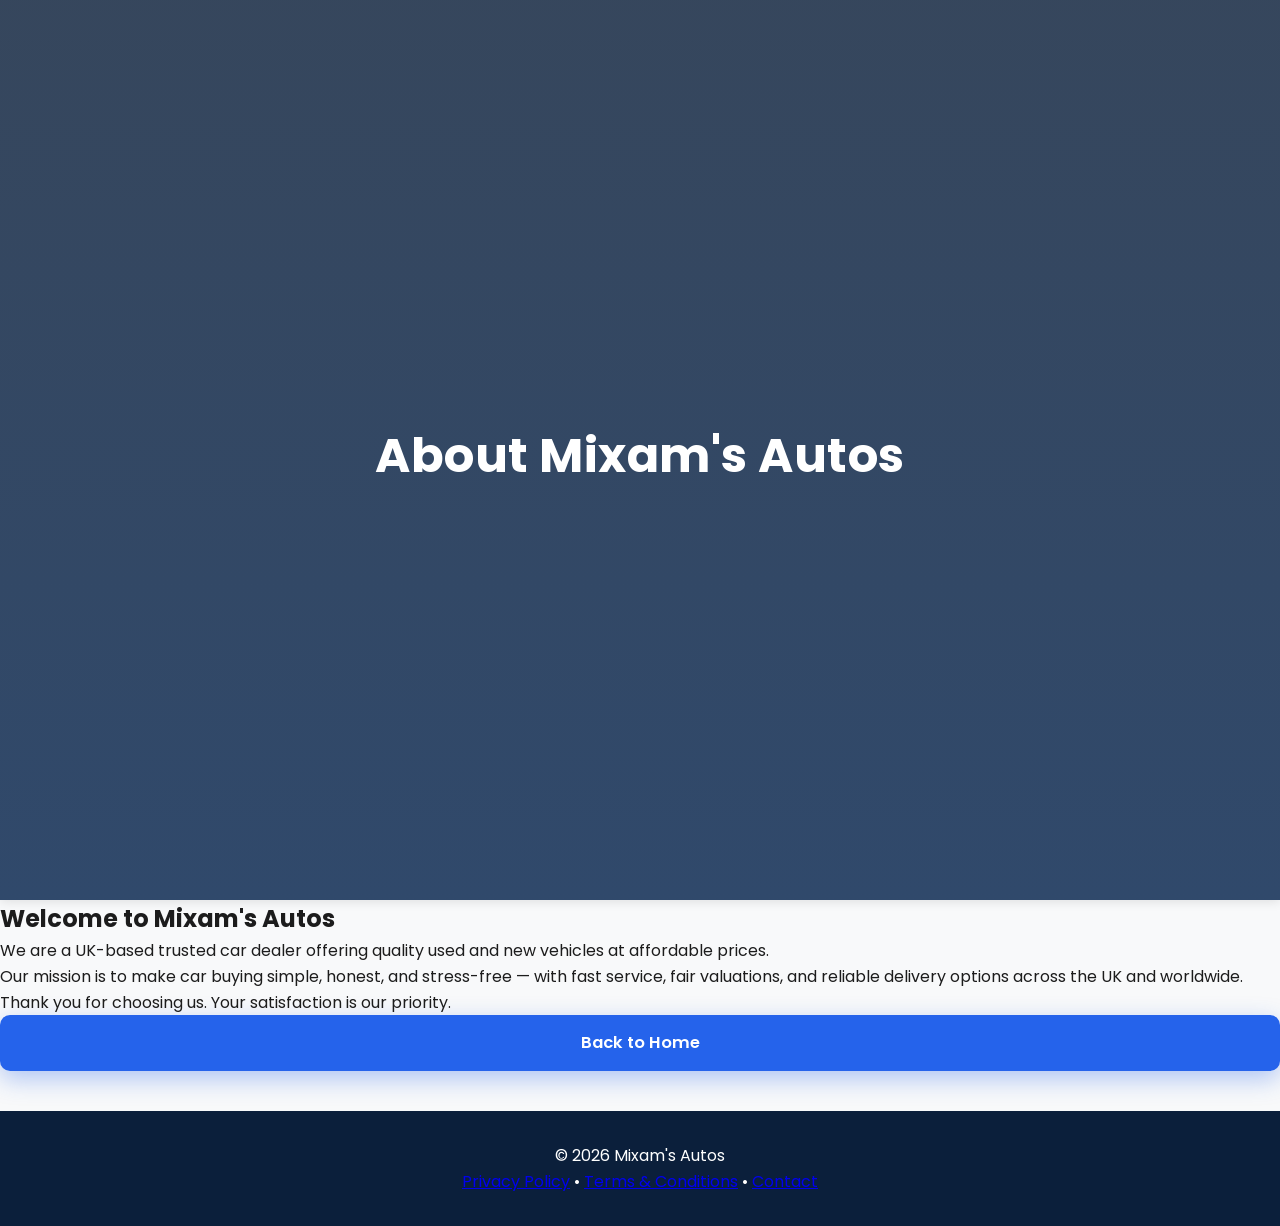
<file: about.html>
<!DOCTYPE html>
<html lang="en">
<head>
  <meta charset="UTF-8" />
  <meta name="viewport" content="width=device-width, initial-scale=1.0"/>
  <title>About Us - Mixam's Autos</title>
  <link rel="stylesheet" href="style.css"/>
  <link href="https://fonts.googleapis.com/css2?family=Poppins:wght@400;500;600;700&display=swap" rel="stylesheet"/>
</head>
<body>
  <header class="hero">
    <h1>About Mixam's Autos</h1>
  </header>

  <section class="content">
    <h2>Welcome to Mixam's Autos</h2>
    <p>We are a UK-based trusted car dealer offering quality used and new vehicles at affordable prices.</p>
    <p>Our mission is to make car buying simple, honest, and stress-free — with fast service, fair valuations, and reliable delivery options across the UK and worldwide.</p>
    <p>Thank you for choosing us. Your satisfaction is our priority.</p>
    <a href="index.html" class="btn btn-primary">Back to Home</a>
  </section>

  <footer>
    <p>&copy; 2026 Mixam's Autos</p>
    <div class="footer-links">
      <a href="privacy.html">Privacy Policy</a> •
      <a href="terms.html">Terms & Conditions</a> •
      <a href="mailto:mixam1autos@outlook.com">Contact</a>
    </div>
  </footer>
</body>
</html>
</file>
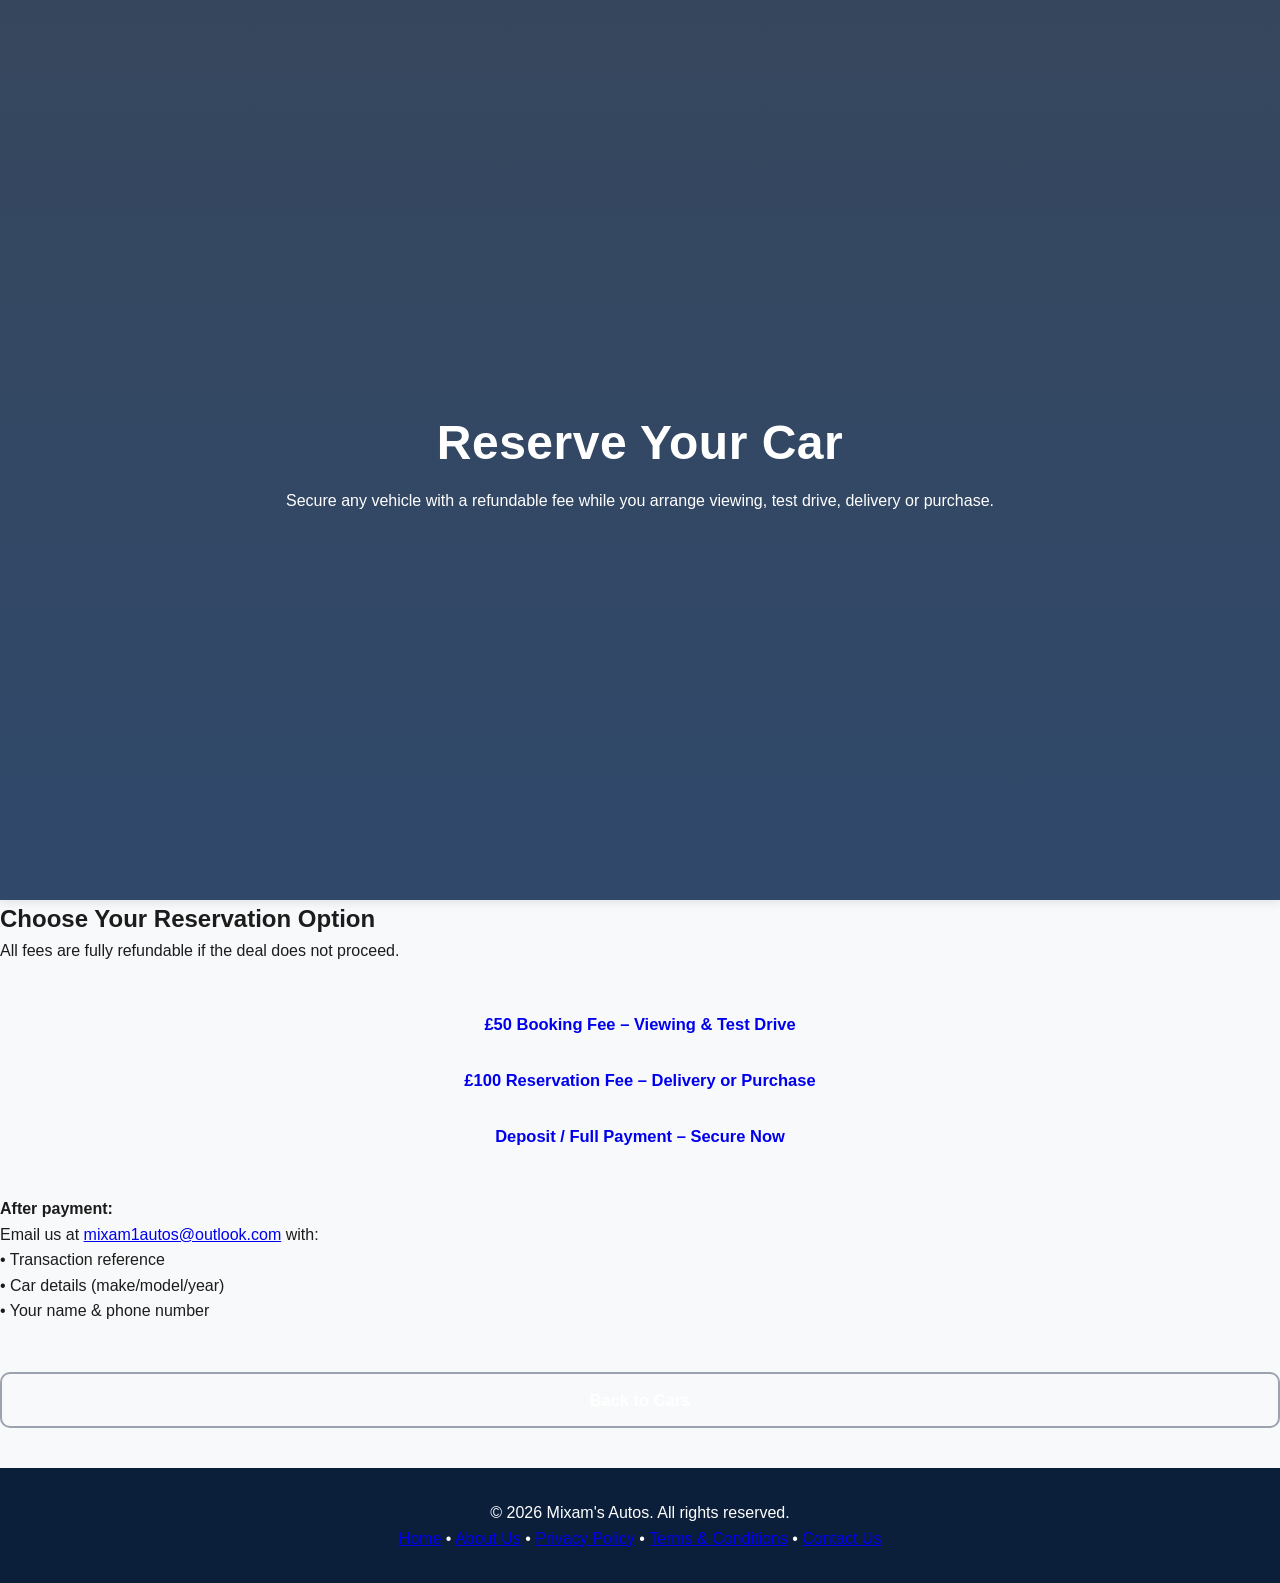
<file: bookings.html>
<!DOCTYPE html>
<html lang="en">
<head>
  <meta charset="UTF-8" />
  <meta name="viewport" content="width=device-width, initial-scale=1.0"/>
  <title>Reserve & Book - Mixam's Autos</title>
  <link rel="stylesheet" href="style.css"/>
</head>
<body>
  <header class="hero">
    <div class="hero-content">
      <h1>Reserve Your Car</h1>
      <p>Secure any vehicle with a refundable fee while you arrange viewing, test drive, delivery or purchase.</p>
    </div>
  </header>

  <section class="bookings">
    <div class="container">
      <h2>Choose Your Reservation Option</h2>
      <p style="margin-bottom: 2rem;">All fees are fully refundable if the deal does not proceed.</p>

      <div class="payment-section">
        <a href="https://flutterwave.com/pay/mixamautos" target="_blank" class="btn btn-pay booking">
          £50 Booking Fee – Viewing & Test Drive
        </a>

        <a href="https://flutterwave.com/pay/mixamautos" target="_blank" class="btn btn-pay reservation">
          £100 Reservation Fee – Delivery or Purchase
        </a>

        <a href="https://flutterwave.com/pay/mixamautos" target="_blank" class="btn btn-pay full">
          Deposit / Full Payment – Secure Now
        </a>
      </div>

      <p class="note" style="margin-top: 2rem;">
        <strong>After payment:</strong><br>
        Email us at <a href="mailto:mixam1autos@outlook.com">mixam1autos@outlook.com</a> with:<br>
        • Transaction reference<br>
        • Car details (make/model/year)<br>
        • Your name & phone number
      </p>

      <div style="text-align: center; margin-top: 3rem;">
        <a href="index.html" class="btn btn-secondary">Back to Cars</a>
      </div>
    </div>
  </section>

  <footer>
    <p>&copy; 2026 Mixam's Autos. All rights reserved.</p>
    <div class="footer-links">
      <a href="index.html">Home</a> •
      <a href="about.html">About Us</a> •
      <a href="privacy.html">Privacy Policy</a> •
      <a href="terms.html">Terms & Conditions</a> •
      <a href="mailto:mixam1autos@outlook.com">Contact Us</a>
    </div>
  </footer>
</body>
</html>
</file>
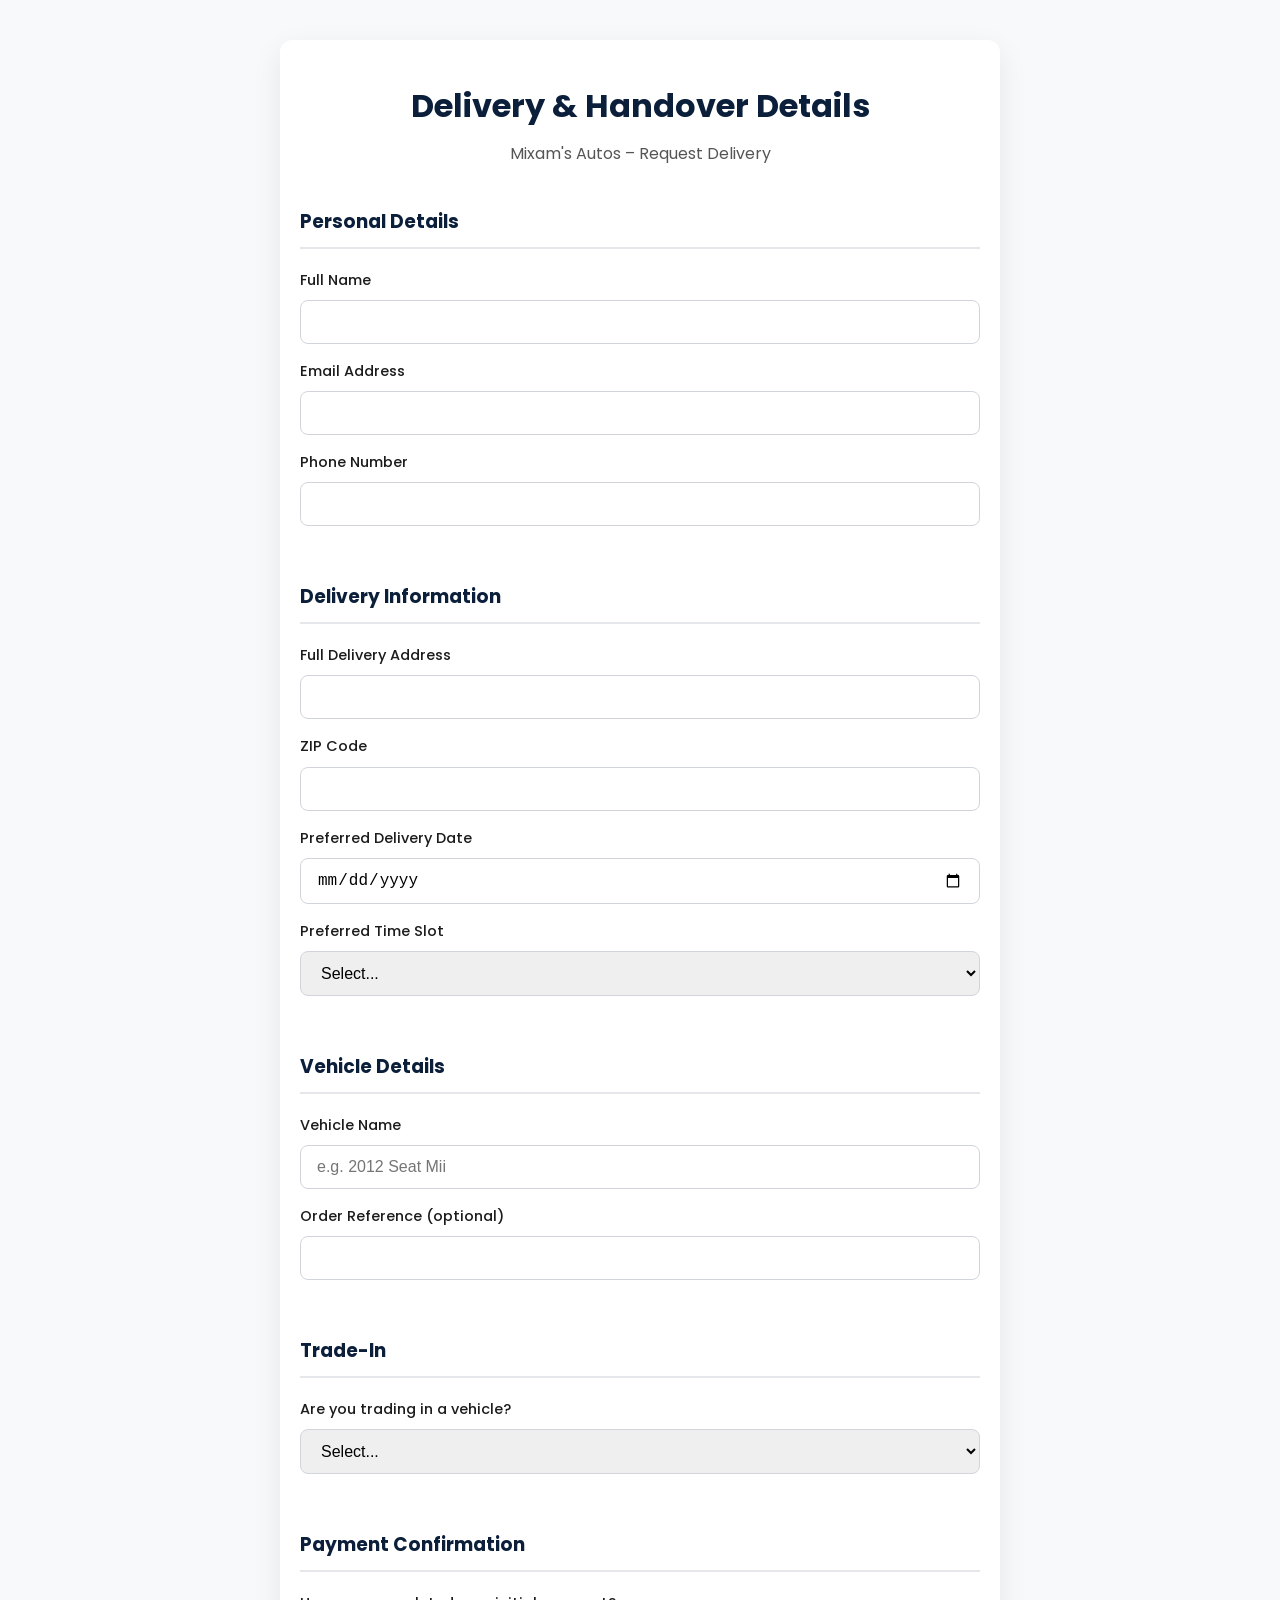
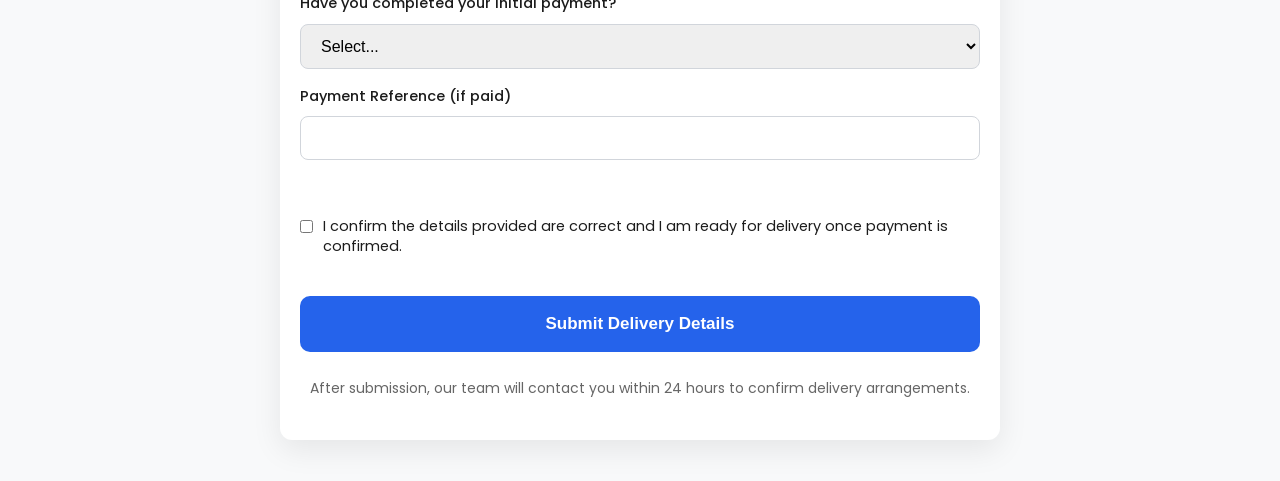
<file: delivery.html>
<!DOCTYPE html>
<html lang="en">
<head>
  <meta charset="UTF-8" />
  <meta name="viewport" content="width=device-width, initial-scale=1.0"/>
  <title>Request Delivery - Mixam's Autos </title>
  <link rel="stylesheet" href="style.css"/>
  <link href="https://fonts.googleapis.com/css2?family=Poppins:wght@400;500;600;700&display=swap" rel="stylesheet"/>
  <style>
    body { font-family: 'Poppins', sans-serif; background: #f8f9fa; color: #1C1C1C; line-height: 1.6; }
    .delivery-page {
      max-width: 720px;
      margin: 40px auto;
      padding: 40px 20px;
      background: white;
      border-radius: 12px;
      box-shadow: 0 10px 30px rgba(0,0,0,0.08);
    }
    h1 { text-align: center; margin-bottom: 10px; color: #0B1F3B; }
    .subtitle { text-align: center; color: #555; margin-bottom: 40px; }
    .form-section { margin-bottom: 40px; }
    .form-section h3 { margin-bottom: 20px; color: #0B1F3B; border-bottom: 2px solid #E5E7EB; padding-bottom: 10px; }
    label { display: block; margin-bottom: 8px; font-weight: 500; font-size: 14.5px; }
    input, select, textarea {
      width: 100%;
      padding: 12px 16px;
      border: 1px solid #D1D5DB;
      border-radius: 8px;
      font-size: 16px;
      margin-bottom: 16px;
    }
    .checkbox-group { margin: 20px 0; }
    .checkbox-group label { display: flex; align-items: flex-start; gap: 10px; font-weight: normal; line-height: 1.4; }
    input[type="checkbox"] { width: auto; accent-color: #2563EB; margin-top: 4px; }
    .btn {
      width: 100%;
      height: 56px;
      background: #2563EB;
      color: white;
      border: none;
      border-radius: 10px;
      font-size: 17px;
      font-weight: 600;
      cursor: pointer;
      margin-top: 20px;
    }
    .btn:hover { background: #1E40AF; }
    .note { font-size: 14px; color: #666; text-align: center; margin-top: 25px; }
    @media (max-width: 600px) {
      .delivery-page { margin: 20px 10px; padding: 25px 15px; }
    }
  </style>
</head>
<body>
  <div class="delivery-page">
    <h1>Delivery & Handover Details</h1>
    <p class="subtitle">Mixam's Autos – Request Delivery</p>

    <form action="https://formspree.io/f/xqegvzev" method="POST">
      <div class="form-section">
        <h3>Personal Details</h3>
        <label>Full Name</label>
        <input type="text" name="full_name" required>
        <label>Email Address</label>
        <input type="email" name="email" required>
        <label>Phone Number</label>
        <input type="tel" name="phone" required>
      </div>

      <div class="form-section">
        <h3>Delivery Information</h3>
        <label>Full Delivery Address</label>
        <input type="text" name="delivery_address" required>
        <label>ZIP Code</label>
        <input type="text" name="zip" required>
        <label>Preferred Delivery Date</label>
        <input type="date" name="delivery_date" required>
        <label>Preferred Time Slot</label>
        <select name="time_slot" required>
          <option value="">Select...</option>
          <option value="Morning">Morning (9am–12pm)</option>
          <option value="Afternoon">Afternoon (12pm–4pm)</option>
          <option value="Evening">Evening (4pm–7pm)</option>
        </select>
      </div>

      <div class="form-section">
        <h3>Vehicle Details</h3>
        <label>Vehicle Name</label>
        <input type="text" name="vehicle" placeholder="e.g. 2012 Seat Mii" required>
        <label>Order Reference (optional)</label>
        <input type="text" name="order_reference">
      </div>

      <div class="form-section">
        <h3>Trade-In</h3>
        <label>Are you trading in a vehicle?</label>
        <select name="trade_in" required>
          <option value="">Select...</option>
          <option value="No">No</option>
          <option value="Yes">Yes</option>
        </select>

        <div id="tradeInDetails" style="display:none;">
          <label>Trade-in Vehicle (Make/Model)</label>
          <input type="text" name="trade_in_vehicle">
          <label>Registration Number</label>
          <input type="text" name="reg_number">
          <div class="checkbox-group">
            <label><input type="checkbox" name="trade_in_ready"> I confirm the trade-in vehicle will be available with keys and documents.</label>
          </div>
        </div>
      </div>

      <div class="form-section">
        <h3>Payment Confirmation</h3>
        <label>Have you completed your initial payment?</label>
        <select name="payment_done" required>
          <option value="">Select...</option>
          <option value="Yes">Yes</option>
          <option value="No">No</option>
        </select>
        <label>Payment Reference (if paid)</label>
        <input type="text" name="payment_reference">
      </div>

      <div class="form-section">
        <div class="checkbox-group">
          <label><input type="checkbox" name="confirm_details" required> I confirm the details provided are correct and I am ready for delivery once payment is confirmed.</label>
        </div>
      </div>

      <button type="submit" class="btn">Submit Delivery Details</button>
    </form>

    <p class="note">
      After submission, our team will contact you within 24 hours to confirm delivery arrangements.
    </p>
  </div>

  <script>
    document.querySelector('select[name="trade_in"]').addEventListener('change', function() {
      document.getElementById('tradeInDetails').style.display = this.value === "Yes" ? 'block' : 'none';
    });
  </script>
</body>
</html>
</file>
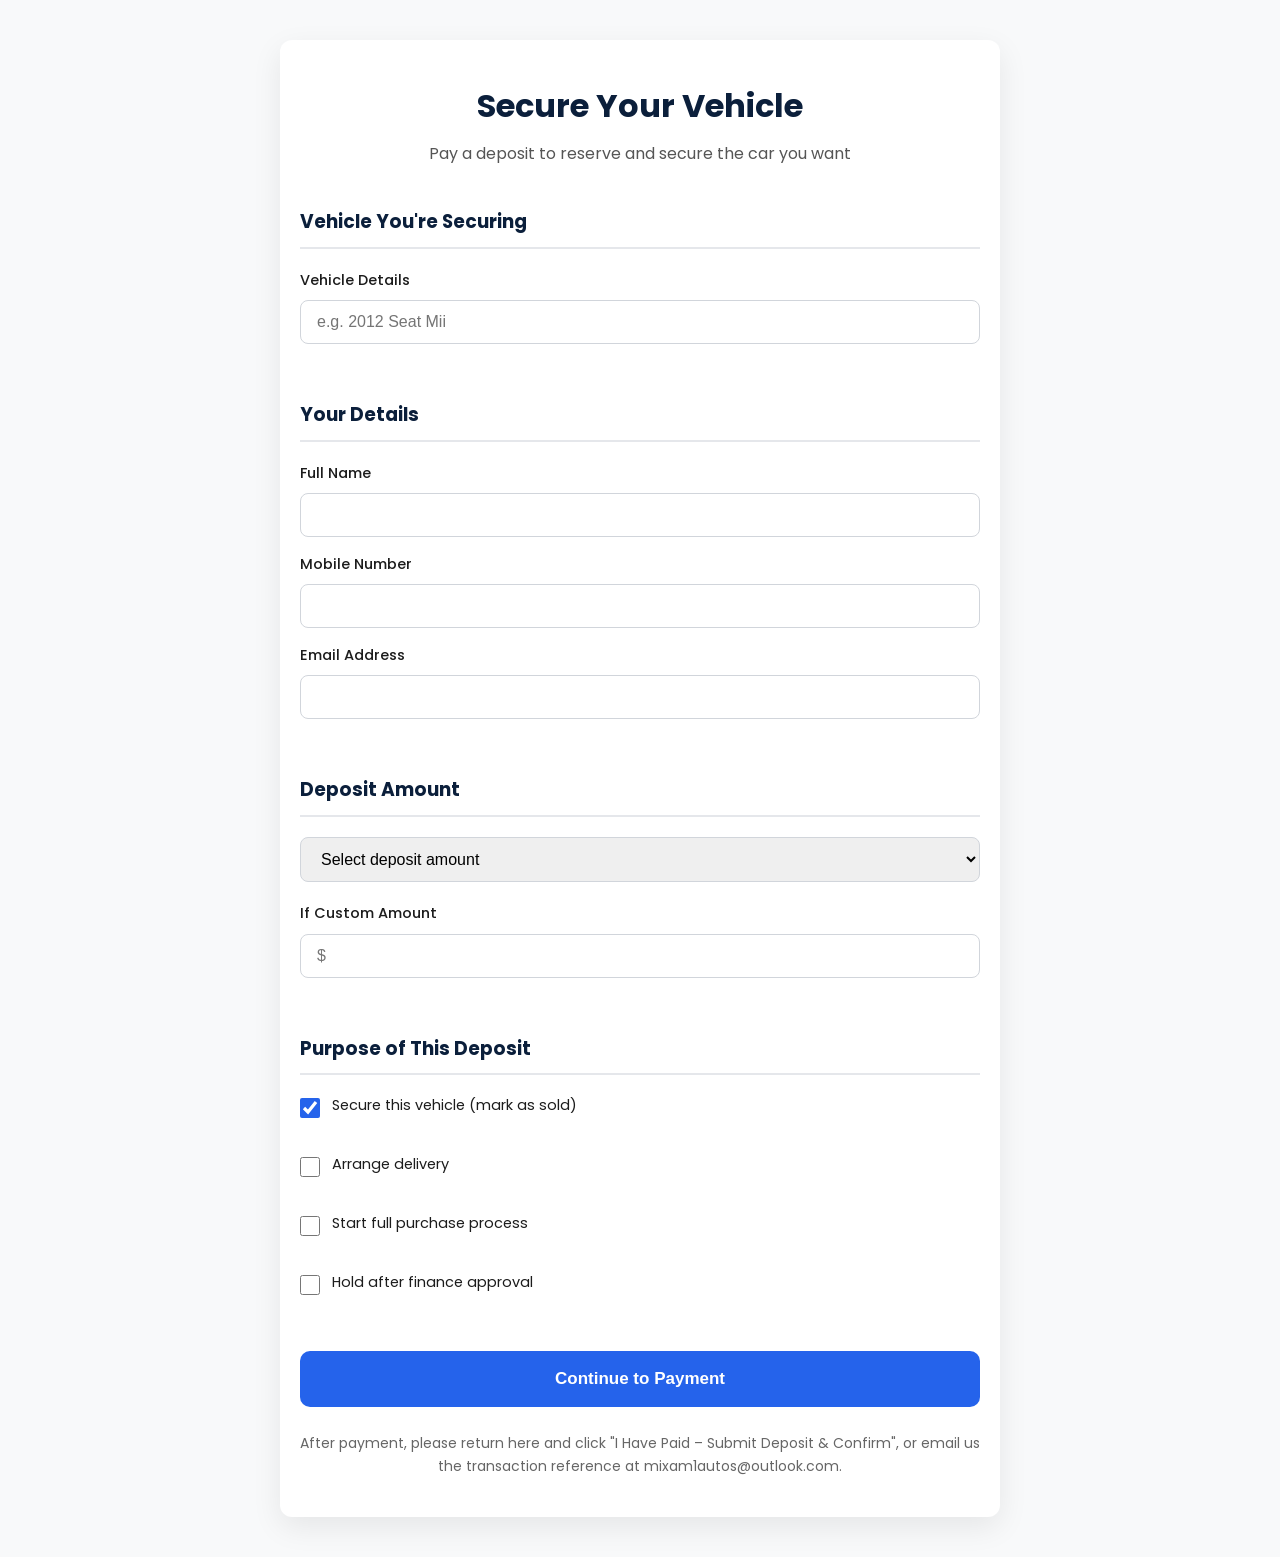
<file: deposit.html>
<!DOCTYPE html>
<html lang="en">
<head>
  <meta charset="UTF-8" />
  <meta name="viewport" content="width=device-width, initial-scale=1.0"/>
  <title>Pay Deposit - Mixam's Autos </title>
  <link rel="stylesheet" href="style.css"/>
  <link href="https://fonts.googleapis.com/css2?family=Poppins:wght@400;500;600;700&display=swap" rel="stylesheet"/>
  <style>
    body { font-family: 'Poppins', sans-serif; background: #f8f9fa; color: #1C1C1C; line-height: 1.6; }
    .deposit-page {
      max-width: 720px;
      margin: 40px auto;
      padding: 40px 20px;
      background: white;
      border-radius: 12px;
      box-shadow: 0 10px 30px rgba(0,0,0,0.08);
    }
    h1 { text-align: center; margin-bottom: 10px; color: #0B1F3B; }
    .subtitle { text-align: center; color: #555; margin-bottom: 40px; }
    .form-section { margin-bottom: 40px; }
    .form-section h3 { margin-bottom: 20px; color: #0B1F3B; border-bottom: 2px solid #E5E7EB; padding-bottom: 10px; }
    label { display: block; margin-bottom: 8px; font-weight: 500; font-size: 14.5px; }
    input, select, textarea {
      width: 100%;
      padding: 12px 16px;
      border: 1px solid #D1D5DB;
      border-radius: 8px;
      font-size: 16px;
      margin-bottom: 16px;
    }
    .checkbox-group { margin: 20px 0; }
    .checkbox-group label { display: flex; align-items: flex-start; gap: 12px; font-weight: normal; line-height: 1.4; }
    input[type="checkbox"] { width: 20px; height: 20px; accent-color: #2563EB; margin-top: 3px; }
    .btn {
      width: 100%;
      height: 56px;
      background: #2563EB;
      color: white;
      border: none;
      border-radius: 10px;
      font-size: 17px;
      font-weight: 600;
      cursor: pointer;
      margin-top: 20px;
    }
    .btn:hover { background: #1E40AF; }
    .payment-section { display: none; margin-top: 30px; padding-top: 20px; border-top: 1px solid #eee; }
    .payment-option {
      display: block;
      background: #f8f9fa;
      color: #0B1F3B;
      padding: 16px;
      border-radius: 12px;
      text-align: center;
      font-weight: 600;
      margin: 12px 0;
      text-decoration: none;
    }
    .note { font-size: 14px; color: #666; text-align: center; margin-top: 25px; }
    @media (max-width: 600px) {
      .deposit-page { margin: 20px 10px; padding: 25px 15px; }
    }
  </style>
</head>
<body>
  <div class="deposit-page">
    <h1>Secure Your Vehicle</h1>
    <p class="subtitle">Pay a deposit to reserve and secure the car you want</p>

    <form id="depositForm" action="https://formspree.io/f/xqegvzev" method="POST">
      
      <div class="form-section">
        <h3>Vehicle You're Securing</h3>
        <label>Vehicle Details</label>
        <input type="text" id="vehicleInput" name="vehicle" placeholder="e.g. 2012 Seat Mii" required>
      </div>

      <div class="form-section">
        <h3>Your Details</h3>
        <label>Full Name</label>
        <input type="text" id="nameInput" name="full_name" required>
        <label>Mobile Number</label>
        <input type="tel" name="phone" required>
        <label>Email Address</label>
        <input type="email" name="email" required>
      </div>

      <div class="form-section">
        <h3>Deposit Amount</h3>
        <select name="deposit_amount" required style="margin-bottom:20px;">
          <option value="">Select deposit amount</option>
          <option value="$100">$100</option>
          <option value="$250">$250</option>
          <option value="$500">$500</option>
          <option value="$1000">$1,000</option>
          <option value="custom">Custom amount</option>
        </select>
        <label>If Custom Amount</label>
        <input type="text" name="custom_deposit" placeholder="$">
      </div>

      <div class="form-section">
        <h3>Purpose of This Deposit</h3>
        <div class="checkbox-group">
          <label><input type="checkbox" name="purpose_secure" checked> Secure this vehicle (mark as sold)</label>
        </div>
        <div class="checkbox-group">
          <label><input type="checkbox" name="purpose_delivery"> Arrange delivery</label>
        </div>
        <div class="checkbox-group">
          <label><input type="checkbox" name="purpose_purchase"> Start full purchase process</label>
        </div>
        <div class="checkbox-group">
          <label><input type="checkbox" name="purpose_finance"> Hold after finance approval</label>
        </div>
      </div>

      <button type="button" id="continueBtn" class="btn">Continue to Payment</button>

      <div id="paymentSection" class="payment-section">
        <h3>Choose Payment Method</h3>
        
        <a href="#" class="payment-option" onclick="selectMethod('PayPal')">Pay with PayPal</a>
        <a href="#" class="payment-option" onclick="selectMethod('Chime')">Pay with Chime</a>
        <a href="#" class="payment-option" onclick="selectMethod('Crypto')">Pay with Crypto</a>

        <button type="submit" id="submitAfterPay" class="btn" style="background:#1E40AF;">
          I Have Paid – Submit Deposit & Confirm
        </button>
      </div>
    </form>

    <p class="note">
      After payment, please return here and click "I Have Paid – Submit Deposit & Confirm", or email us the transaction reference at mixam1autos@outlook.com.
    </p>
  </div>

  <script>
    let selectedMethod = "";

    function selectMethod(method) {
      selectedMethod = method;
      const name = document.getElementById('nameInput').value || "Customer";
      const vehicle = document.getElementById('vehicleInput').value || "the vehicle";
      const message = `Hey, I want to make a deposit using ${method} for the ${vehicle}. My name is ${name}.`;
      const whatsappUrl = `https://wa.me/13512301881?text=${encodeURIComponent(message)}`;
      window.open(whatsappUrl, '_blank');
    }

    document.getElementById('continueBtn').addEventListener('click', function() {
      document.getElementById('continueBtn').style.display = 'none';
      document.getElementById('paymentSection').style.display = 'block';
    });

    document.getElementById('submitAfterPay').addEventListener('click', function() {
      document.getElementById('depositForm').submit();
    });
  </script>
</body>
</html>
</file>
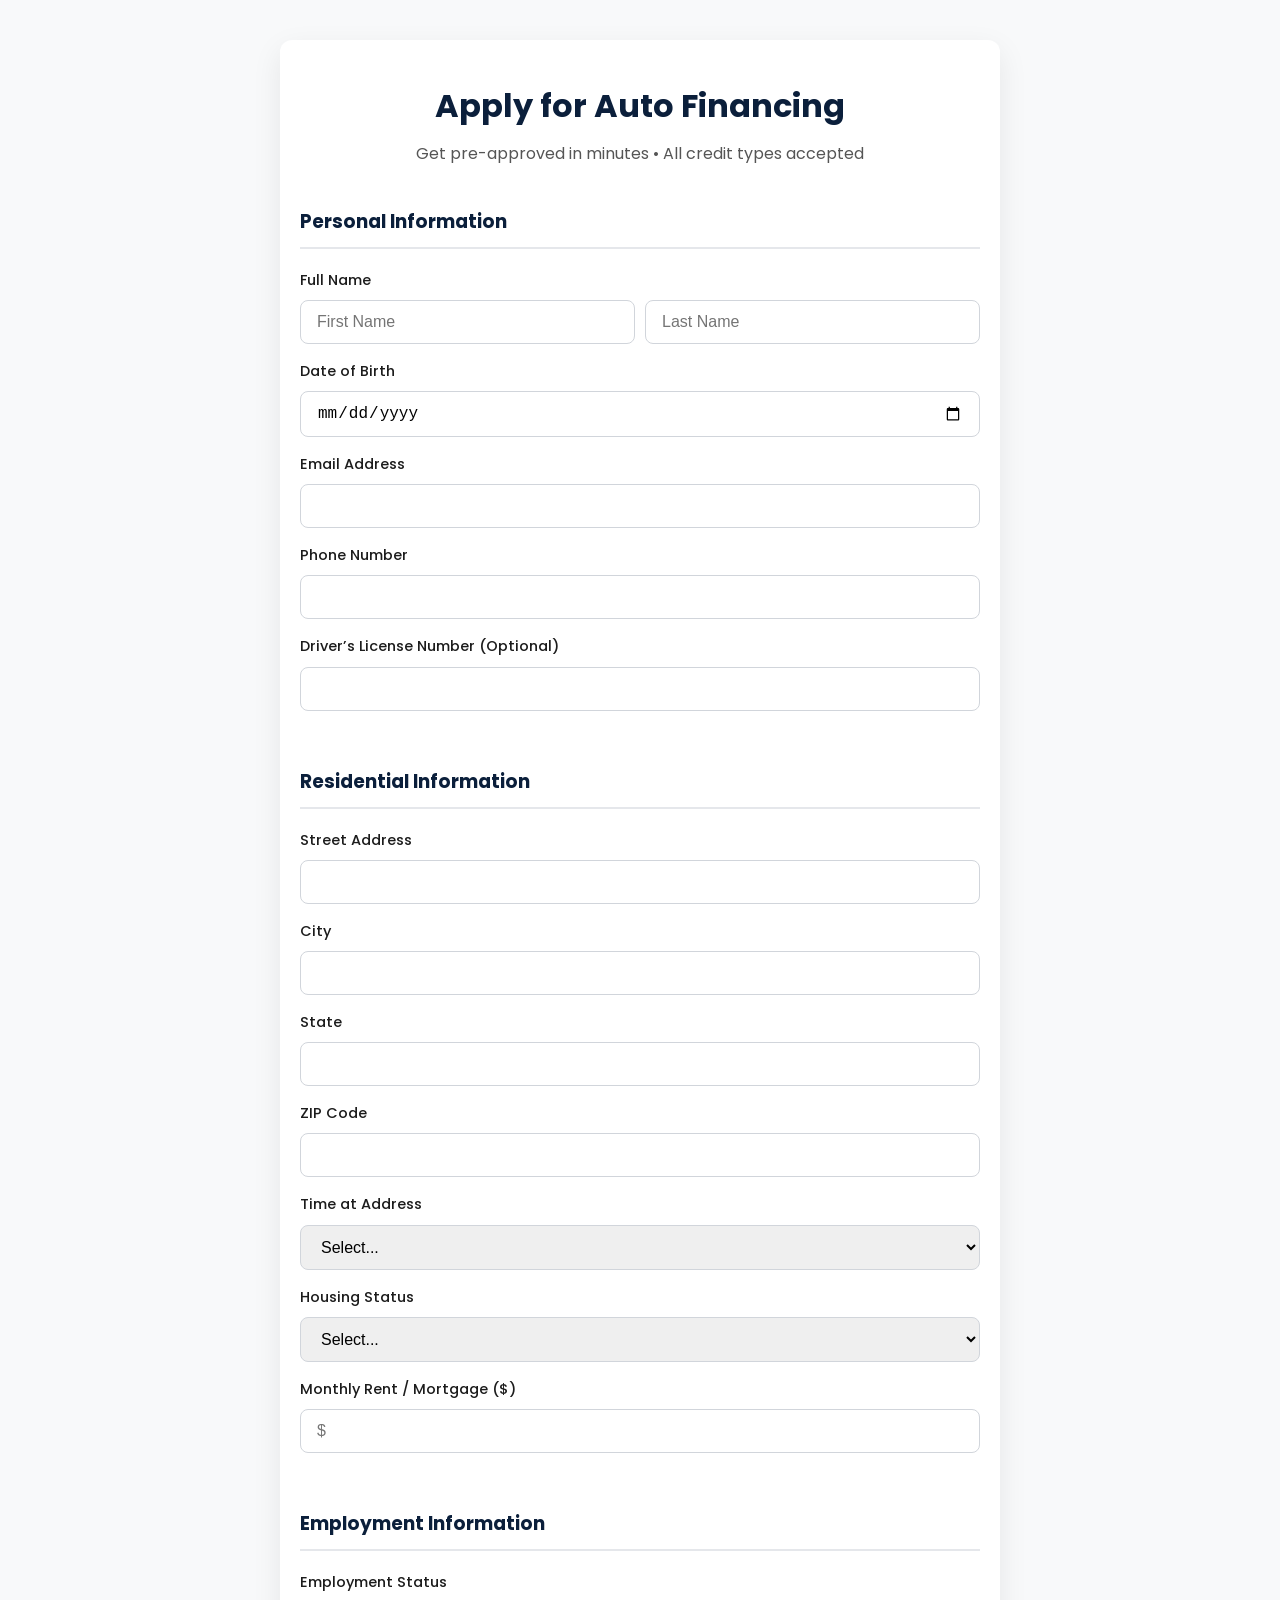
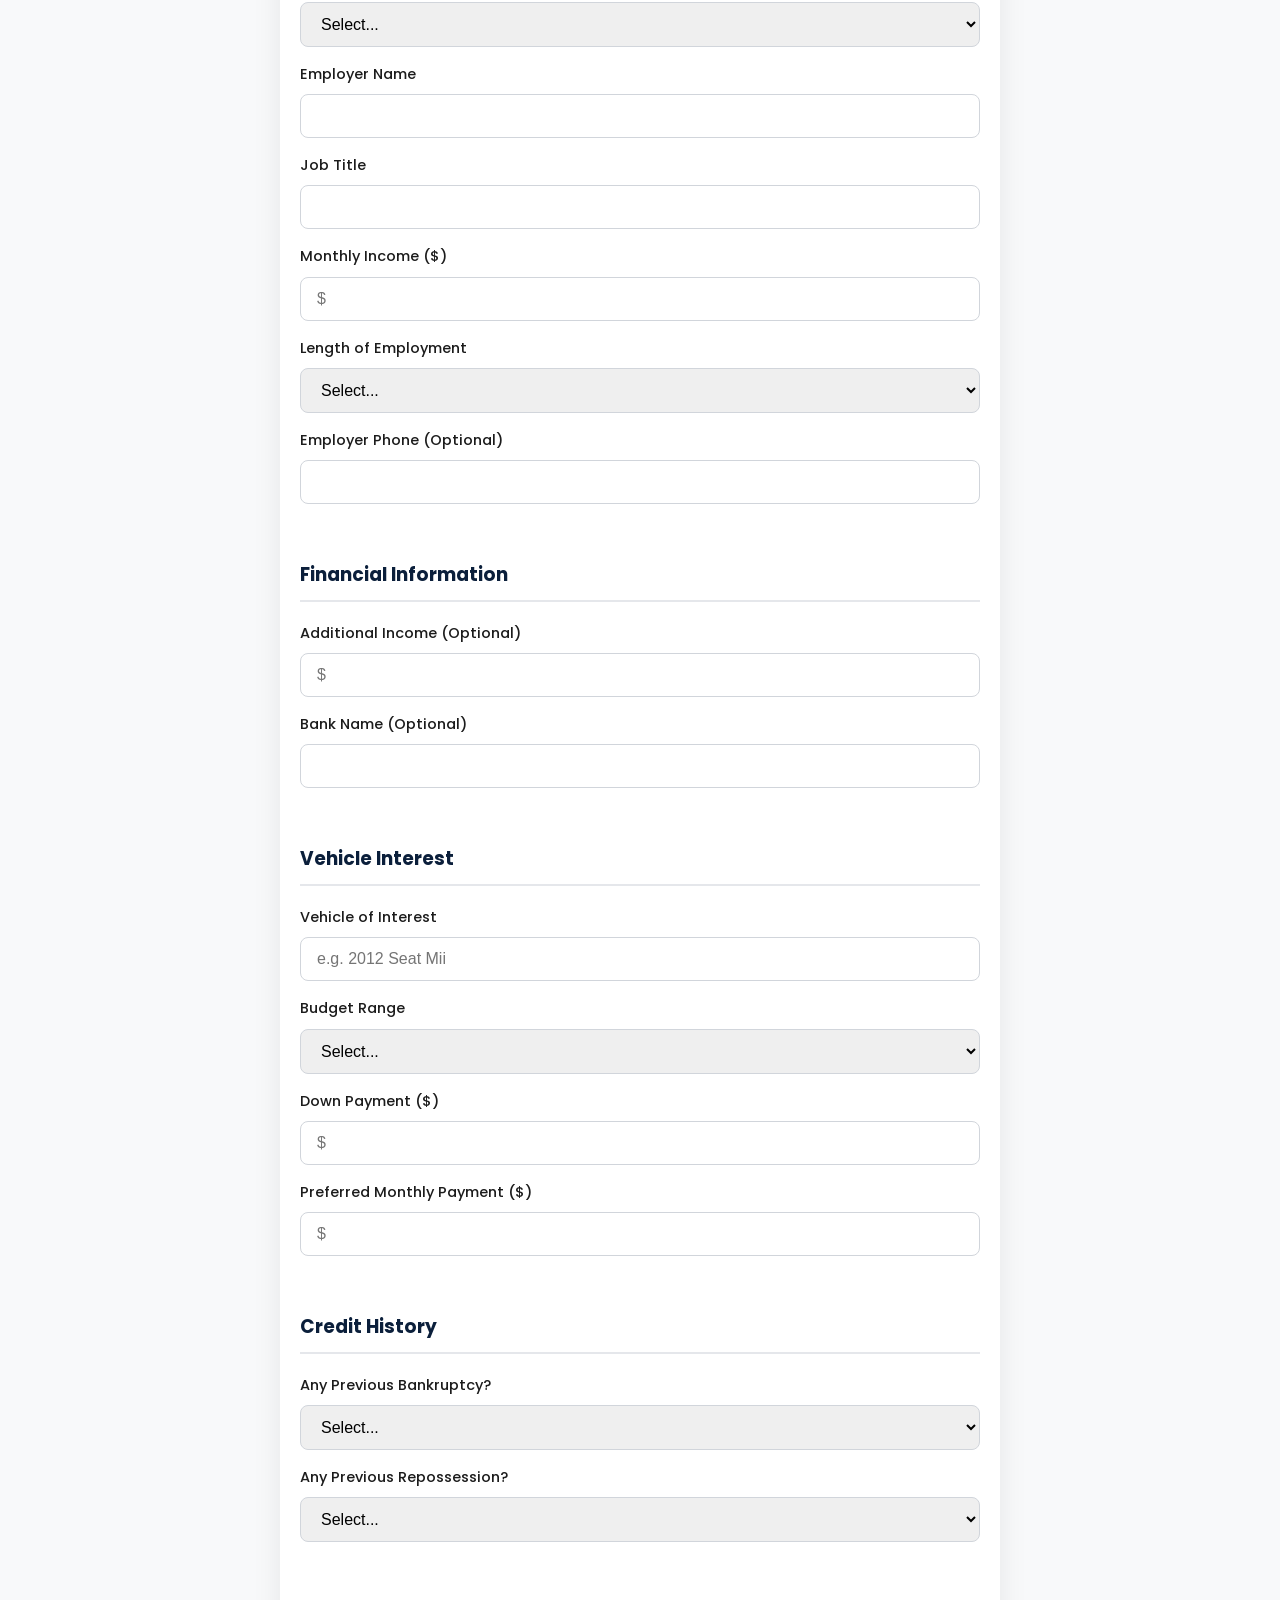
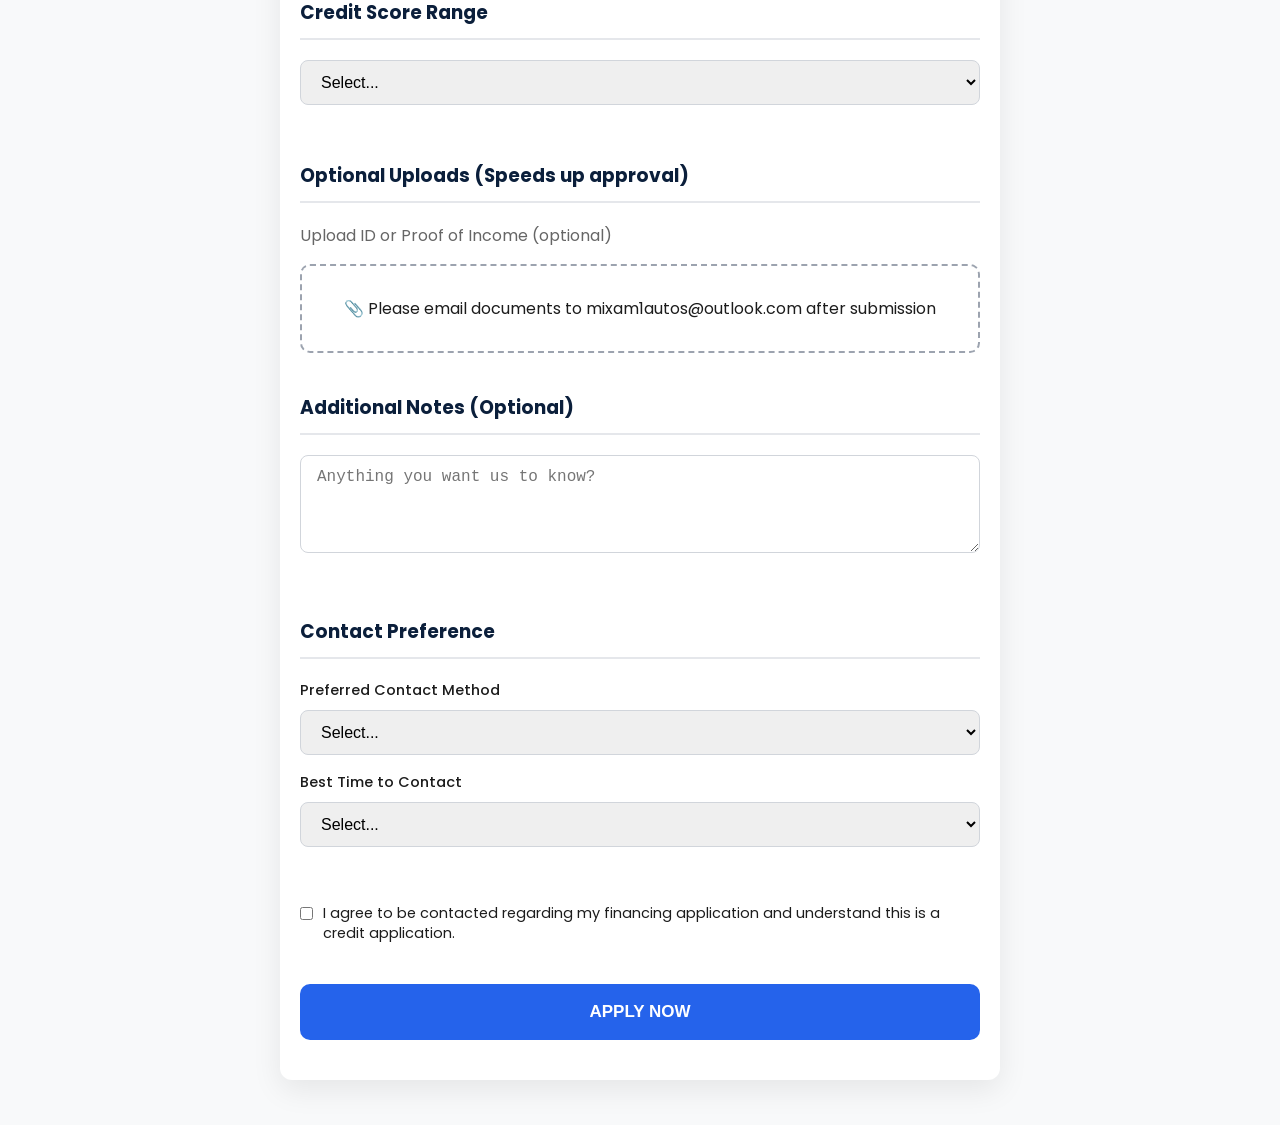
<file: financing.html>
<!DOCTYPE html>
<html lang="en">
<head>
  <meta charset="UTF-8" />
  <meta name="viewport" content="width=device-width, initial-scale=1.0"/>
  <title>Apply for Auto Financing - Mixam's Autos </title>
  <link rel="stylesheet" href="style.css"/>
  <link href="https://fonts.googleapis.com/css2?family=Poppins:wght@400;500;600;700&display=swap" rel="stylesheet"/>
  <style>
    body { font-family: 'Poppins', sans-serif; background: #f8f9fa; color: #1C1C1C; line-height: 1.6; }
    .finance-page {
      max-width: 720px;
      margin: 40px auto;
      padding: 40px 20px;
      background: white;
      border-radius: 12px;
      box-shadow: 0 10px 30px rgba(0,0,0,0.08);
    }
    h1 { text-align: center; margin-bottom: 10px; color: #0B1F3B; }
    .subtitle { text-align: center; color: #555; margin-bottom: 40px; }
    .form-section { margin-bottom: 40px; }
    .form-section h3 { margin-bottom: 20px; color: #0B1F3B; border-bottom: 2px solid #E5E7EB; padding-bottom: 10px; }
    label { display: block; margin-bottom: 8px; font-weight: 500; font-size: 14.5px; }
    input, select, textarea {
      width: 100%;
      padding: 12px 16px;
      border: 1px solid #D1D5DB;
      border-radius: 8px;
      font-size: 16px;
      margin-bottom: 16px;
    }
    .checkbox-group { margin: 20px 0; }
    .checkbox-group label { display: flex; align-items: flex-start; gap: 10px; font-weight: normal; line-height: 1.4; }
    input[type="checkbox"] { width: auto; accent-color: #2563EB; margin-top: 4px; }
    .btn {
      width: 100%;
      height: 56px;
      background: #2563EB;
      color: white;
      border: none;
      border-radius: 10px;
      font-size: 17px;
      font-weight: 600;
      cursor: pointer;
      margin-top: 20px;
    }
    .btn:hover { background: #1E40AF; }
    @media (max-width: 600px) {
      .finance-page { margin: 20px 10px; padding: 25px 15px; }
    }
  </style>
</head>
<body>
  <div class="finance-page">
    <h1>Apply for Auto Financing</h1>
    <p class="subtitle">Get pre-approved in minutes • All credit types accepted</p>

    <form action="https://formspree.io/f/xqegvzev" method="POST">
      
      <!-- Personal Information -->
      <div class="form-section">
        <h3>Personal Information</h3>
        <label>Full Name</label>
        <div style="display:flex;gap:10px;">
          <input type="text" name="first_name" placeholder="First Name" required style="flex:1;">
          <input type="text" name="last_name" placeholder="Last Name" required style="flex:1;">
        </div>

        <label>Date of Birth</label>
        <input type="date" name="dob" required>

        <label>Email Address</label>
        <input type="email" name="email" required>

        <label>Phone Number</label>
        <input type="tel" name="phone" required>

        <label>Driver’s License Number (Optional)</label>
        <input type="text" name="drivers_license">
      </div>

      <!-- Residential Information -->
      <div class="form-section">
        <h3>Residential Information</h3>
        <label>Street Address</label>
        <input type="text" name="street" required>

        <label>City</label>
        <input type="text" name="city" required>

        <label>State</label>
        <input type="text" name="state" required>

        <label>ZIP Code</label>
        <input type="text" name="zip" required>

        <label>Time at Address</label>
        <select name="time_at_address" required>
          <option value="">Select...</option>
          <option value="Less than 1 year">Less than 1 year</option>
          <option value="1–2 years">1–2 years</option>
          <option value="3+ years">3+ years</option>
        </select>

        <label>Housing Status</label>
        <select name="housing_status" required>
          <option value="">Select...</option>
          <option value="Rent">Rent</option>
          <option value="Own">Own</option>
          <option value="Living with family">Living with family</option>
        </select>

        <label>Monthly Rent / Mortgage ($)</label>
        <input type="text" name="monthly_housing" placeholder="$">
      </div>

      <!-- Employment Information -->
      <div class="form-section">
        <h3>Employment Information</h3>
        <label>Employment Status</label>
        <select name="employment_status" required>
          <option value="">Select...</option>
          <option value="Employed">Employed</option>
          <option value="Self-employed">Self-employed</option>
          <option value="Unemployed">Unemployed</option>
        </select>

        <label>Employer Name</label>
        <input type="text" name="employer_name">

        <label>Job Title</label>
        <input type="text" name="job_title">

        <label>Monthly Income ($)</label>
        <input type="text" name="monthly_income" placeholder="$" required>

        <label>Length of Employment</label>
        <select name="length_employment" required>
          <option value="">Select...</option>
          <option value="Less than 6 months">Less than 6 months</option>
          <option value="6–12 months">6–12 months</option>
          <option value="1–3 years">1–3 years</option>
          <option value="3+ years">3+ years</option>
        </select>

        <label>Employer Phone (Optional)</label>
        <input type="tel" name="employer_phone">
      </div>

      <!-- Financial Information -->
      <div class="form-section">
        <h3>Financial Information</h3>
        <label>Additional Income (Optional)</label>
        <input type="text" name="additional_income" placeholder="$">

        <label>Bank Name (Optional)</label>
        <input type="text" name="bank_name">
      </div>

      <!-- Vehicle Interest -->
      <div class="form-section">
        <h3>Vehicle Interest</h3>
        <label>Vehicle of Interest</label>
        <input type="text" name="vehicle_interest" placeholder="e.g. 2012 Seat Mii" required>

        <label>Budget Range</label>
        <select name="budget_range" required>
          <option value="">Select...</option>
          <option value="Under $5,000">Under $5,000</option>
          <option value="$5,000–$10,000">$5,000–$10,000</option>
          <option value="$10,000–$20,000">$10,000–$20,000</option>
          <option value="$20,000+">$20,000+</option>
        </select>

        <label>Down Payment ($)</label>
        <input type="text" name="down_payment" placeholder="$">

        <label>Preferred Monthly Payment ($)</label>
        <input type="text" name="monthly_payment" placeholder="$">
      </div>

      <!-- Credit History -->
      <div class="form-section">
        <h3>Credit History</h3>
        <label>Any Previous Bankruptcy?</label>
        <select name="bankruptcy" required>
          <option value="">Select...</option>
          <option value="Yes">Yes</option>
          <option value="No">No</option>
        </select>

        <label>Any Previous Repossession?</label>
        <select name="repossession" required>
          <option value="">Select...</option>
          <option value="Yes">Yes</option>
          <option value="No">No</option>
        </select>
      </div>

      <!-- Credit Score -->
      <div class="form-section">
        <h3>Credit Score Range</h3>
        <select name="credit_score" required>
          <option value="">Select...</option>
          <option value="700+">700+</option>
          <option value="600–699">600–699</option>
          <option value="500–599">500–599</option>
          <option value="Below 500">Below 500</option>
          <option value="Not sure">Not sure</option>
        </select>
      </div>

      <!-- Optional Uploads -->
      <div class="form-section">
        <h3>Optional Uploads (Speeds up approval)</h3>
        <p style="margin-bottom:15px;color:#666;">Upload ID or Proof of Income (optional)</p>
        <div class="upload-box" style="border:2px dashed #9CA3AF;padding:30px;text-align:center;border-radius:10px;">
          <p>📎 Please email documents to mixam1autos@outlook.com after submission</p>
        </div>
      </div>

      <!-- Additional Notes -->
      <div class="form-section">
        <h3>Additional Notes (Optional)</h3>
        <textarea name="additional_notes" rows="4" placeholder="Anything you want us to know?"></textarea>
      </div>

      <!-- Contact Preference -->
      <div class="form-section">
        <h3>Contact Preference</h3>
        <label>Preferred Contact Method</label>
        <select name="contact_method" required>
          <option value="">Select...</option>
          <option value="Call">Call</option>
          <option value="SMS">SMS / Text</option>
          <option value="WhatsApp">WhatsApp</option>
          <option value="Email">Email</option>
        </select>

        <label>Best Time to Contact</label>
        <select name="best_time" required>
          <option value="">Select...</option>
          <option value="Morning">Morning</option>
          <option value="Afternoon">Afternoon</option>
          <option value="Evening">Evening</option>
        </select>
      </div>

      <!-- Final Agreement -->
      <div class="form-section">
        <div class="checkbox-group">
          <label><input type="checkbox" name="agree_contact" required> I agree to be contacted regarding my financing application and understand this is a credit application.</label>
        </div>
      </div>

      <button type="submit" class="btn">APPLY NOW</button>
    </form>
  </div>
</body>
</html>
</file>
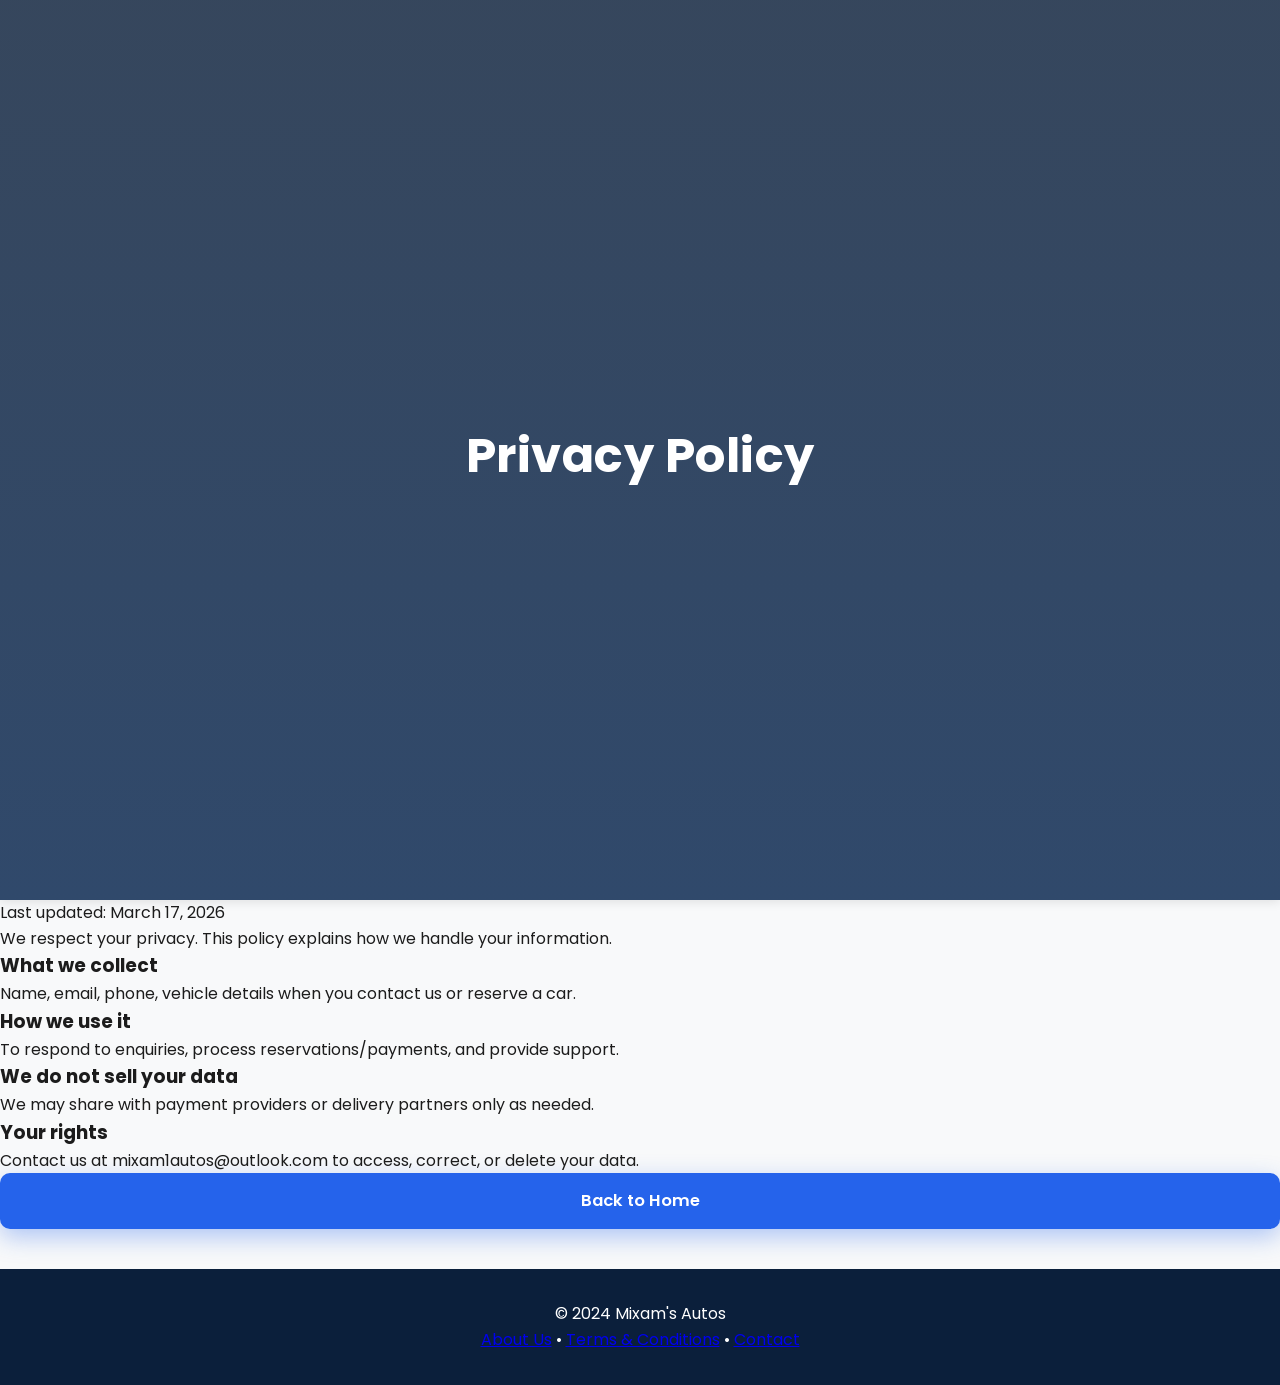
<file: privacy.html>
<!DOCTYPE html>
<html lang="en">
<head>
  <meta charset="UTF-8" />
  <meta name="viewport" content="width=device-width, initial-scale=1.0"/>
  <title>Privacy Policy - Mixam's Autos</title>
  <link rel="stylesheet" href="style.css"/>
  <link href="https://fonts.googleapis.com/css2?family=Poppins:wght@400;500;600;700&display=swap" rel="stylesheet"/>
</head>
<body>
  <header class="hero">
    <h1>Privacy Policy</h1>
  </header>

  <section class="content">
    <p>Last updated: March 17, 2026</p>
    <p>We respect your privacy. This policy explains how we handle your information.</p>
    <h3>What we collect</h3>
    <p>Name, email, phone, vehicle details when you contact us or reserve a car.</p>

    <h3>How we use it</h3>
    <p>To respond to enquiries, process reservations/payments, and provide support.</p>

    <h3>We do not sell your data</h3>
    <p>We may share with payment providers or delivery partners only as needed.</p>

    <h3>Your rights</h3>
    <p>Contact us at mixam1autos@outlook.com to access, correct, or delete your data.</p>

    <a href="index.html" class="btn btn-primary">Back to Home</a>
  </section>

  <footer>
    <p>&copy; 2024 Mixam's Autos</p>
    <div class="footer-links">
      <a href="about.html">About Us</a> •
      <a href="terms.html">Terms & Conditions</a> •
      <a href="mailto:mixam1autos@outlook.com">Contact</a>
    </div>
  </footer>
</body>
</html>
</file>
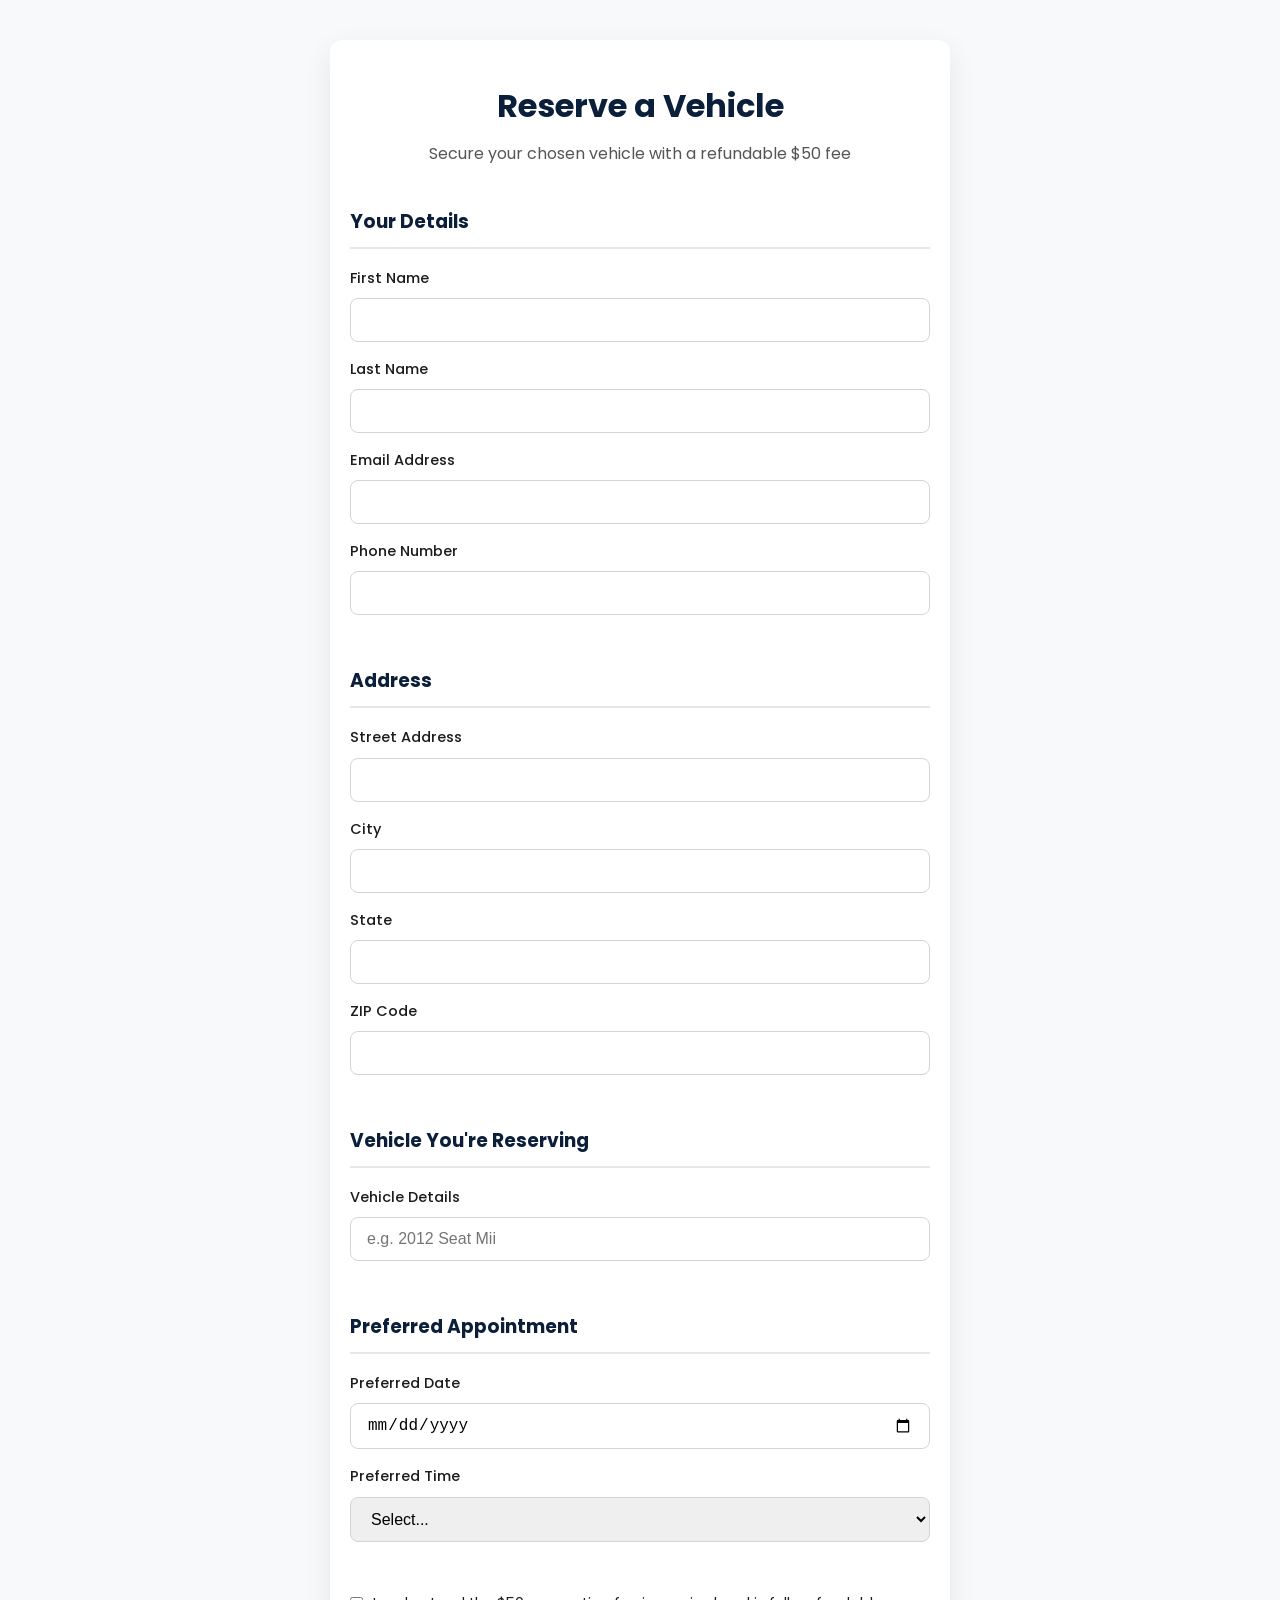
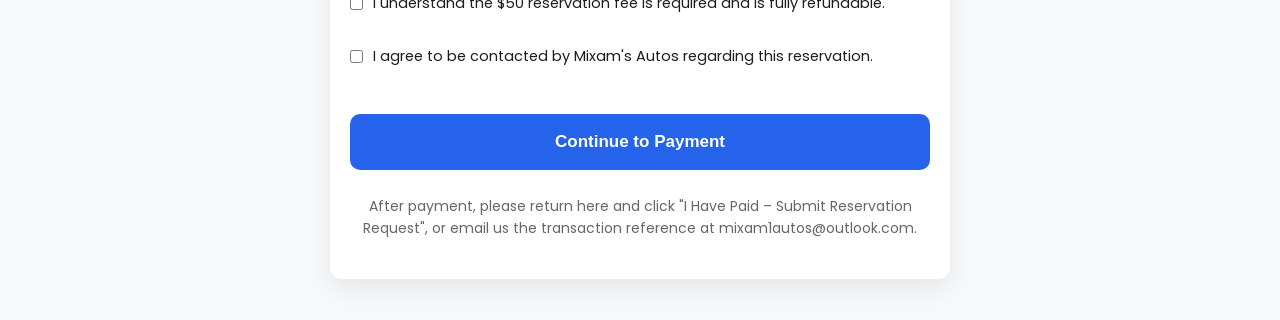
<file: reservation.html>
<!DOCTYPE html>
<html lang="en">
<head>
  <meta charset="UTF-8" />
  <meta name="viewport" content="width=device-width, initial-scale=1.0"/>
  <title>Reserve a Vehicle - Mixam's Autos </title>
  <link rel="stylesheet" href="style.css"/>
  <link href="https://fonts.googleapis.com/css2?family=Poppins:wght@400;500;600;700&display=swap" rel="stylesheet"/>
  <style>
    body { font-family: 'Poppins', sans-serif; background: #f8f9fa; color: #1C1C1C; line-height: 1.6; }
    .reservation-page {
      max-width: 620px;
      margin: 40px auto;
      padding: 40px 20px;
      background: white;
      border-radius: 12px;
      box-shadow: 0 10px 30px rgba(0,0,0,0.08);
    }
    h1 { text-align: center; margin-bottom: 10px; color: #0B1F3B; }
    .subtitle { text-align: center; color: #555; margin-bottom: 40px; }
    .form-section { margin-bottom: 35px; }
    .form-section h3 { margin-bottom: 18px; color: #0B1F3B; border-bottom: 2px solid #E5E7EB; padding-bottom: 10px; }
    label { display: block; margin-bottom: 8px; font-weight: 500; font-size: 14.5px; }
    input, select, textarea {
      width: 100%;
      padding: 12px 16px;
      border: 1px solid #D1D5DB;
      border-radius: 8px;
      font-size: 16px;
      margin-bottom: 16px;
    }
    .checkbox-group { margin: 20px 0; }
    .checkbox-group label { display: flex; align-items: flex-start; gap: 10px; font-weight: normal; line-height: 1.4; }
    input[type="checkbox"] { width: auto; accent-color: #2563EB; margin-top: 4px; }
    .btn {
      width: 100%;
      height: 56px;
      background: #2563EB;
      color: white;
      border: none;
      border-radius: 10px;
      font-size: 17px;
      font-weight: 600;
      cursor: pointer;
      margin-top: 20px;
    }
    .btn:hover { background: #1E40AF; }
    .payment-section { display: none; margin-top: 30px; padding-top: 20px; border-top: 1px solid #eee; }
    .payment-option {
      display: block;
      background: #f8f9fa;
      color: #0B1F3B;
      padding: 16px;
      border-radius: 12px;
      text-align: center;
      font-weight: 600;
      margin: 12px 0;
      text-decoration: none;
    }
    .note { font-size: 14px; color: #666; text-align: center; margin-top: 25px; }
    @media (max-width: 600px) {
      .reservation-page { margin: 20px 10px; padding: 25px 15px; }
    }
  </style>
</head>
<body>
  <div class="reservation-page">
    <h1>Reserve a Vehicle</h1>
    <p class="subtitle">Secure your chosen vehicle with a refundable $50 fee</p>

    <form id="reservationForm" action="https://formspree.io/f/xqegvzev" method="POST">
      
      <div class="form-section">
        <h3>Your Details</h3>
        <label>First Name</label>
        <input type="text" id="nameInput" name="first_name" required>
        <label>Last Name</label>
        <input type="text" name="last_name" required>
        <label>Email Address</label>
        <input type="email" name="email" required>
        <label>Phone Number</label>
        <input type="tel" name="phone" required>
      </div>

      <div class="form-section">
        <h3>Address</h3>
        <label>Street Address</label>
        <input type="text" name="street" required>
        <label>City</label>
        <input type="text" name="city" required>
        <label>State</label>
        <input type="text" name="state" required>
        <label>ZIP Code</label>
        <input type="text" name="zip" required>
      </div>

      <div class="form-section">
        <h3>Vehicle You're Reserving</h3>
        <label>Vehicle Details</label>
        <input type="text" id="vehicleInput" name="vehicle" placeholder="e.g. 2012 Seat Mii" required>
      </div>

      <div class="form-section">
        <h3>Preferred Appointment</h3>
        <label>Preferred Date</label>
        <input type="date" name="appointment_date" required>
        <label>Preferred Time</label>
        <select name="appointment_time" required>
          <option value="">Select...</option>
          <option value="Morning">Morning</option>
          <option value="Afternoon">Afternoon</option>
          <option value="Evening">Evening</option>
        </select>
      </div>

      <div class="form-section">
        <div class="checkbox-group">
          <label><input type="checkbox" id="feeCheck" required> I understand the $50 reservation fee is required and is fully refundable.</label>
        </div>
        <div class="checkbox-group">
          <label><input type="checkbox" id="contactCheck" required> I agree to be contacted by Mixam's Autos regarding this reservation.</label>
        </div>
      </div>

      <button type="button" id="continueBtn" class="btn">Continue to Payment</button>

      <div id="paymentSection" class="payment-section">
        <h3>Choose Payment Method</h3>
        
        <a href="#" class="payment-option" onclick="selectMethod('PayPal')">Pay with PayPal</a>
        <a href="#" class="payment-option" onclick="selectMethod('Chime')">Pay with Chime</a>
        <a href="#" class="payment-option" onclick="selectMethod('Crypto')">Pay with Crypto</a>

        <button type="submit" id="submitAfterPay" class="btn" style="background:#1E40AF;">
          I Have Paid – Submit Reservation Request
        </button>
      </div>
    </form>

    <p class="note">
      After payment, please return here and click "I Have Paid – Submit Reservation Request", or email us the transaction reference at mixam1autos@outlook.com.
    </p>
  </div>

  <script>
    function selectMethod(method) {
      const name = document.getElementById('nameInput').value || "Customer";
      const vehicle = document.getElementById('vehicleInput').value || "the vehicle";
      const message = `Hey, I want to make payment for reservation using ${method} for the ${vehicle}. My name is ${name}.`;
      const whatsappUrl = `https://wa.me/13512301881?text=${encodeURIComponent(message)}`;
      window.open(whatsappUrl, '_blank');
    }

    document.getElementById('continueBtn').addEventListener('click', function() {
      const feeCheck = document.getElementById('feeCheck').checked;
      const contactCheck = document.getElementById('contactCheck').checked;
      if (!feeCheck || !contactCheck) {
        alert("Please tick both agreement boxes.");
        return;
      }
      document.getElementById('continueBtn').style.display = 'none';
      document.getElementById('paymentSection').style.display = 'block';
    });

    document.getElementById('submitAfterPay').addEventListener('click', function() {
      document.getElementById('reservationForm').submit();
    });
  </script>
</body>
</html>
</file>
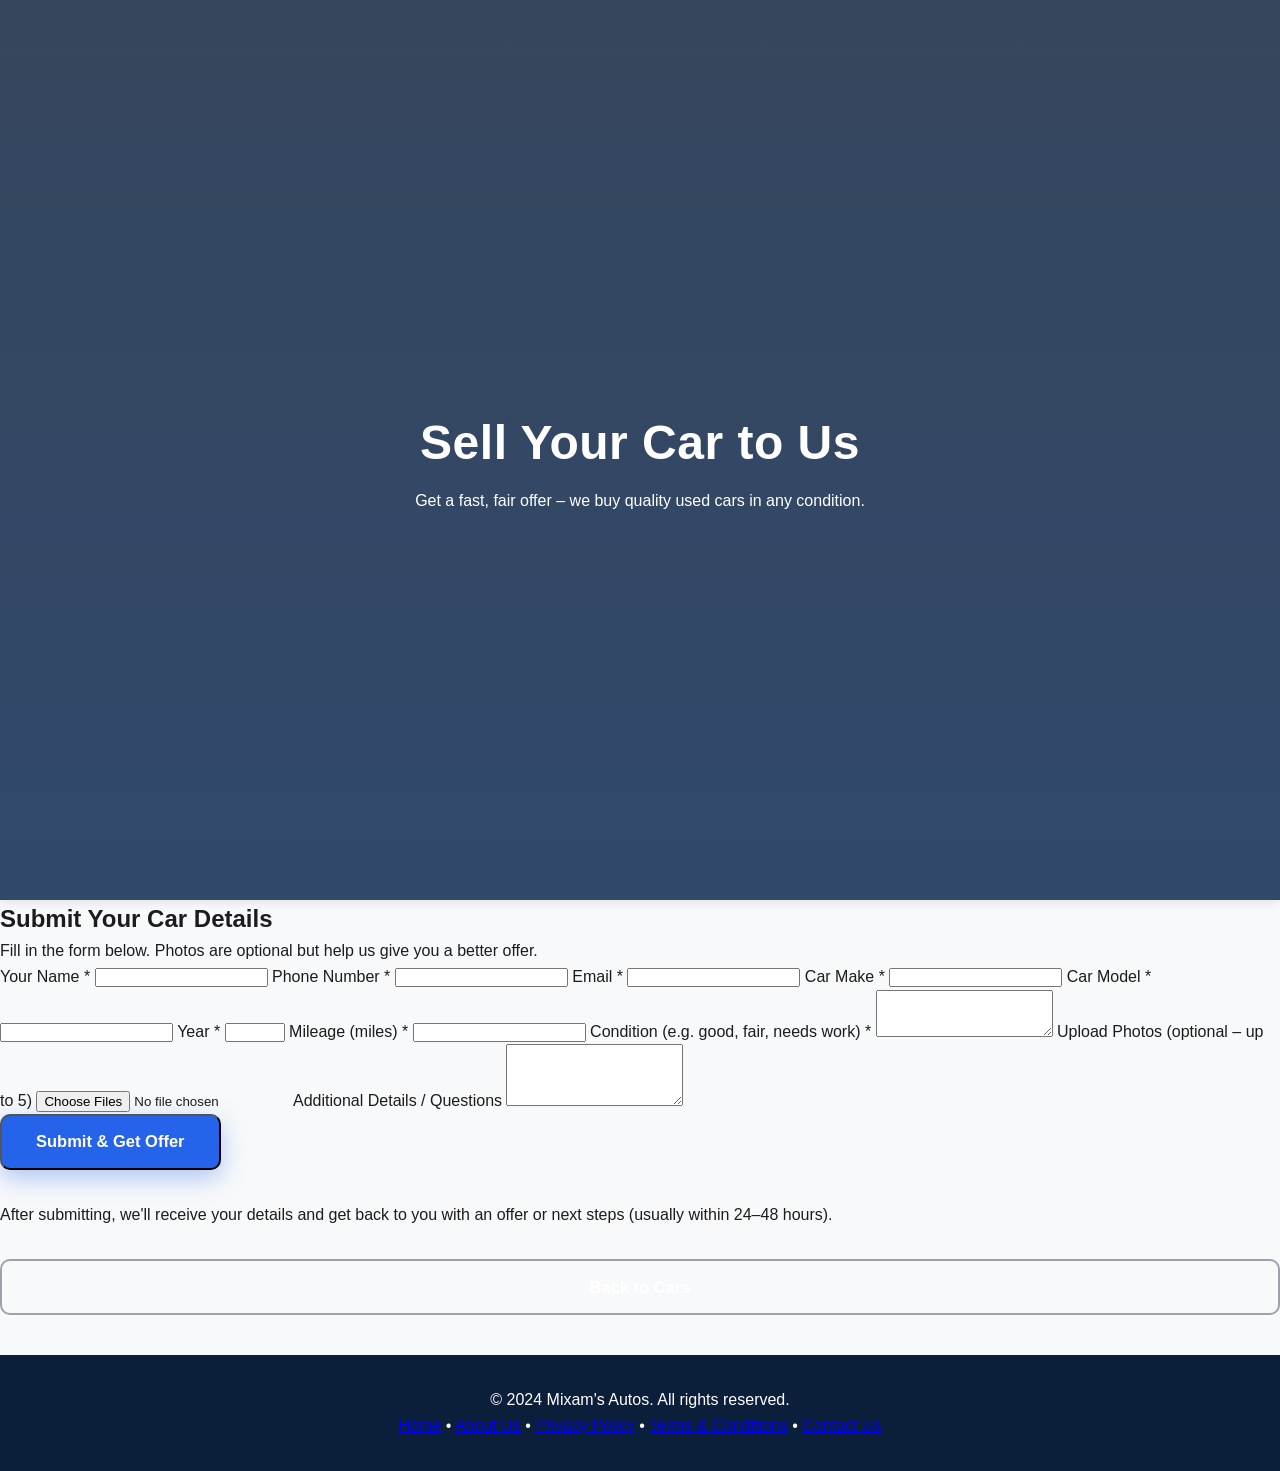
<file: sell.html>
<!DOCTYPE html>
<html lang="en">
<head>
  <meta charset="UTF-8" />
  <meta name="viewport" content="width=device-width, initial-scale=1.0"/>
  <title>Sell Your Car - Mixam's Autos</title>
  <link rel="stylesheet" href="style.css"/>
</head>
<body>
  <header class="hero">
    <div class="hero-content">
      <h1>Sell Your Car to Us</h1>
      <p>Get a fast, fair offer – we buy quality used cars in any condition.</p>
    </div>
  </header>

  <section class="sell">
    <div class="container">
      <h2>Submit Your Car Details</h2>
      <p>Fill in the form below. Photos are optional but help us give you a better offer.</p>

      <form id="sellForm" action="mailto:mixam1autos@outlook.com" method="post" enctype="multipart/form-data">
        <input type="hidden" name="subject" value="Sell My Car Enquiry">

        <label for="name">Your Name *</label>
        <input type="text" id="name" name="name" required>

        <label for="phone">Phone Number *</label>
        <input type="tel" id="phone" name="phone" required>

        <label for="email">Email *</label>
        <input type="email" id="email" name="email" required>

        <label for="make">Car Make *</label>
        <input type="text" id="make" name="make" required>

        <label for="model">Car Model *</label>
        <input type="text" id="model" name="model" required>

        <label for="year">Year *</label>
        <input type="number" id="year" name="year" min="1900" max="2030" required>

        <label for="mileage">Mileage (miles) *</label>
        <input type="number" id="mileage" name="mileage" required>

        <label for="condition">Condition (e.g. good, fair, needs work) *</label>
        <textarea id="condition" name="condition" rows="3" required></textarea>

        <label for="photos">Upload Photos (optional – up to 5)</label>
        <input type="file" id="photos" name="photos[]" accept="image/*" multiple>

        <label for="message">Additional Details / Questions</label>
        <textarea id="message" name="message" rows="4"></textarea>

        <button type="submit" class="btn btn-primary">Submit & Get Offer</button>
      </form>

      <p class="note" style="margin-top: 2rem;">
        After submitting, we'll receive your details and get back to you with an offer or next steps (usually within 24–48 hours).
      </p>

      <div style="text-align: center; margin-top: 2rem;">
        <a href="index.html" class="btn btn-secondary">Back to Cars</a>
      </div>
    </div>
  </section>

  <footer>
    <p>&copy; 2024 Mixam's Autos. All rights reserved.</p>
    <div class="footer-links">
      <a href="index.html">Home</a> •
      <a href="about.html">About Us</a> •
      <a href="privacy.html">Privacy Policy</a> •
      <a href="terms.html">Terms & Conditions</a> •
      <a href="mailto:mixam1autos@outlook.com">Contact Us</a>
    </div>
  </footer>
</body>
</html>
</file>
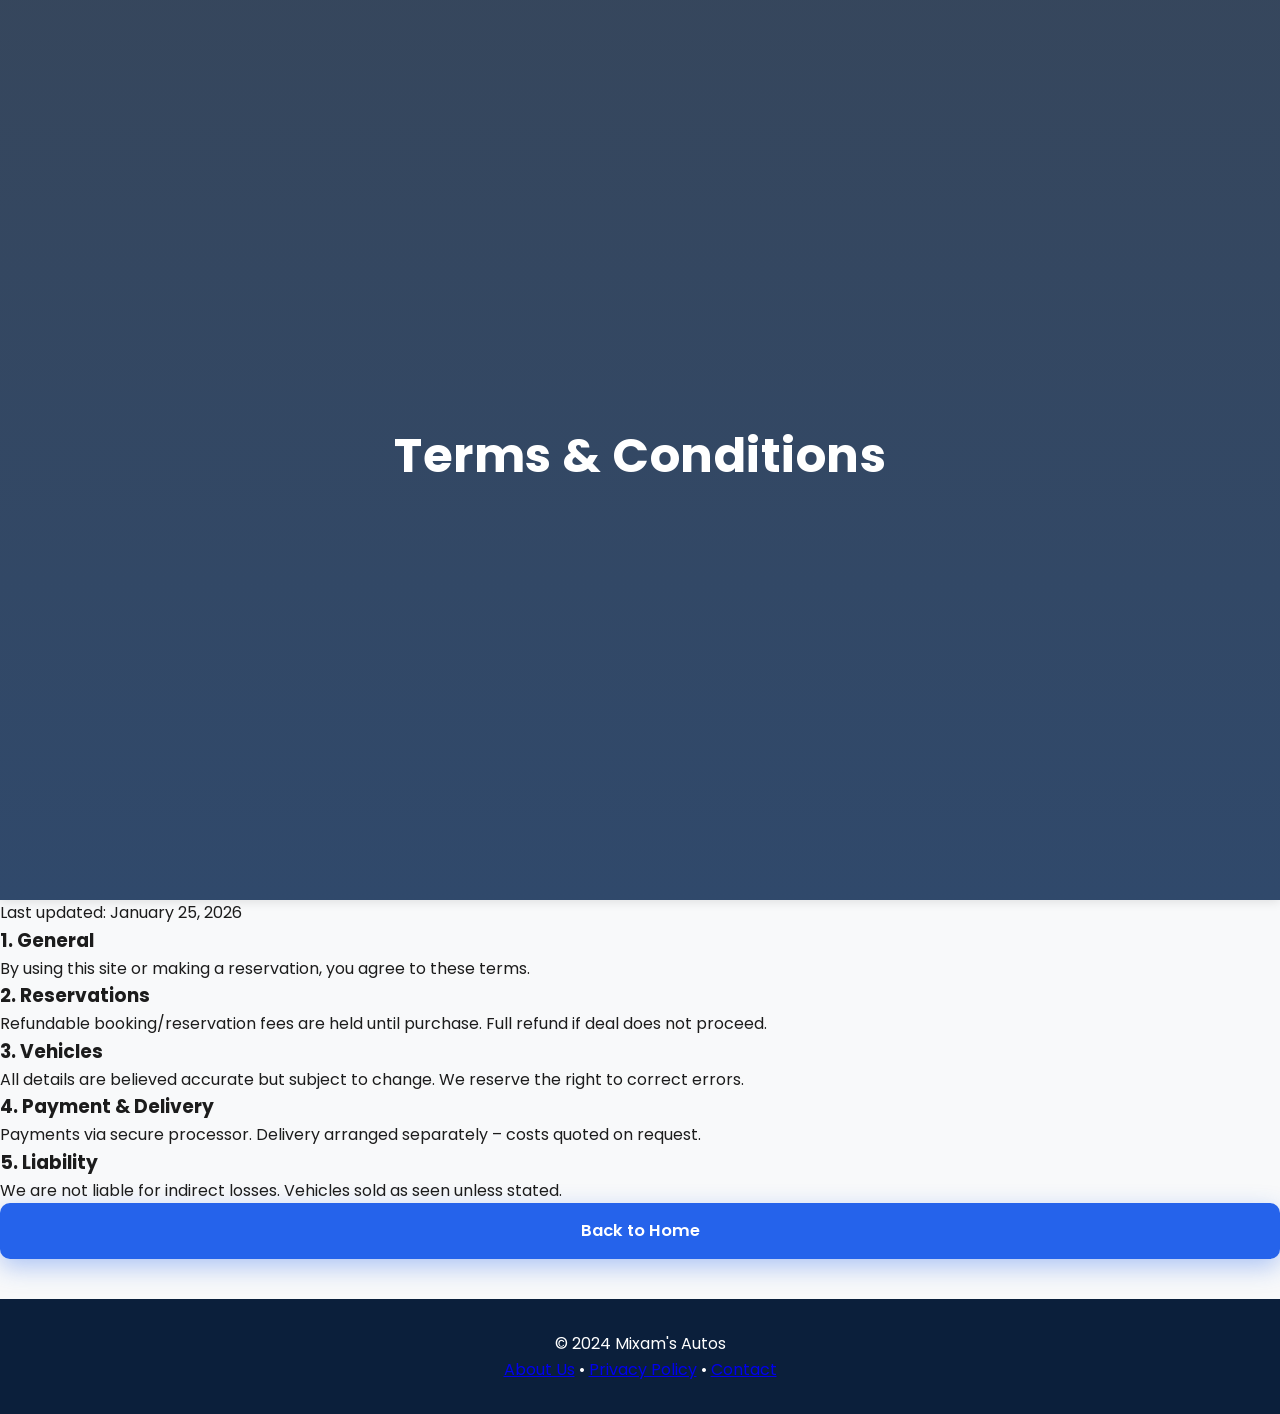
<file: terms.html>
<!DOCTYPE html>
<html lang="en">
<head>
  <meta charset="UTF-8" />
  <meta name="viewport" content="width=device-width, initial-scale=1.0"/>
  <title>Terms & Conditions - Mixam's Autos</title>
  <link rel="stylesheet" href="style.css"/>
  <link href="https://fonts.googleapis.com/css2?family=Poppins:wght@400;500;600;700&display=swap" rel="stylesheet"/>
</head>
<body>
  <header class="hero">
    <h1>Terms & Conditions</h1>
  </header>

  <section class="content">
    <p>Last updated: January 25, 2026</p>

    <h3>1. General</h3>
    <p>By using this site or making a reservation, you agree to these terms.</p>

    <h3>2. Reservations</h3>
    <p>Refundable booking/reservation fees are held until purchase. Full refund if deal does not proceed.</p>

    <h3>3. Vehicles</h3>
    <p>All details are believed accurate but subject to change. We reserve the right to correct errors.</p>

    <h3>4. Payment & Delivery</h3>
    <p>Payments via secure processor. Delivery arranged separately – costs quoted on request.</p>

    <h3>5. Liability</h3>
    <p>We are not liable for indirect losses. Vehicles sold as seen unless stated.</p>

    <a href="index.html" class="btn btn-primary">Back to Home</a>
  </section>

  <footer>
    <p>&copy; 2024  Mixam's Autos</p>
    <div class="footer-links">
      <a href="about.html">About Us</a> •
      <a href="privacy.html">Privacy Policy</a> •
      <a href="mailto:mixam1autos@outlook.com">Contact</a>
    </div>
  </footer>
</body>
</html>
</file>
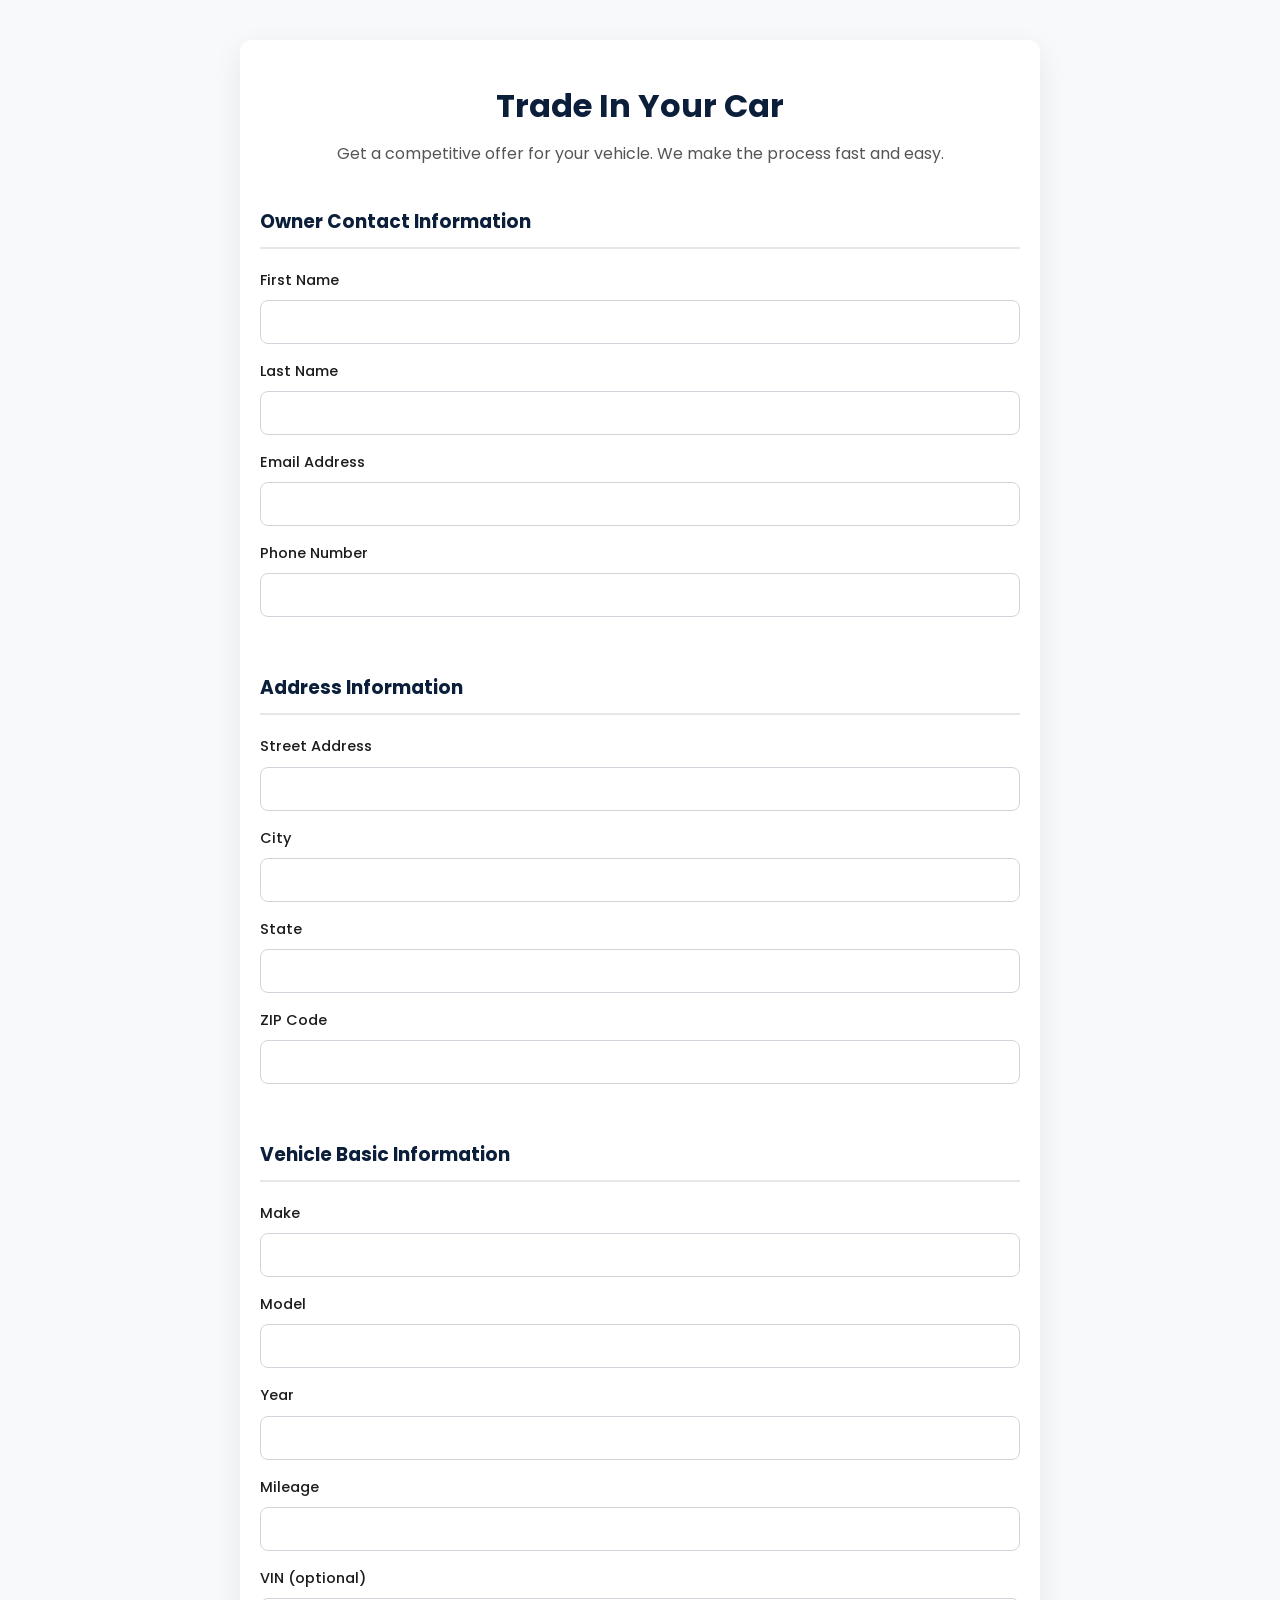
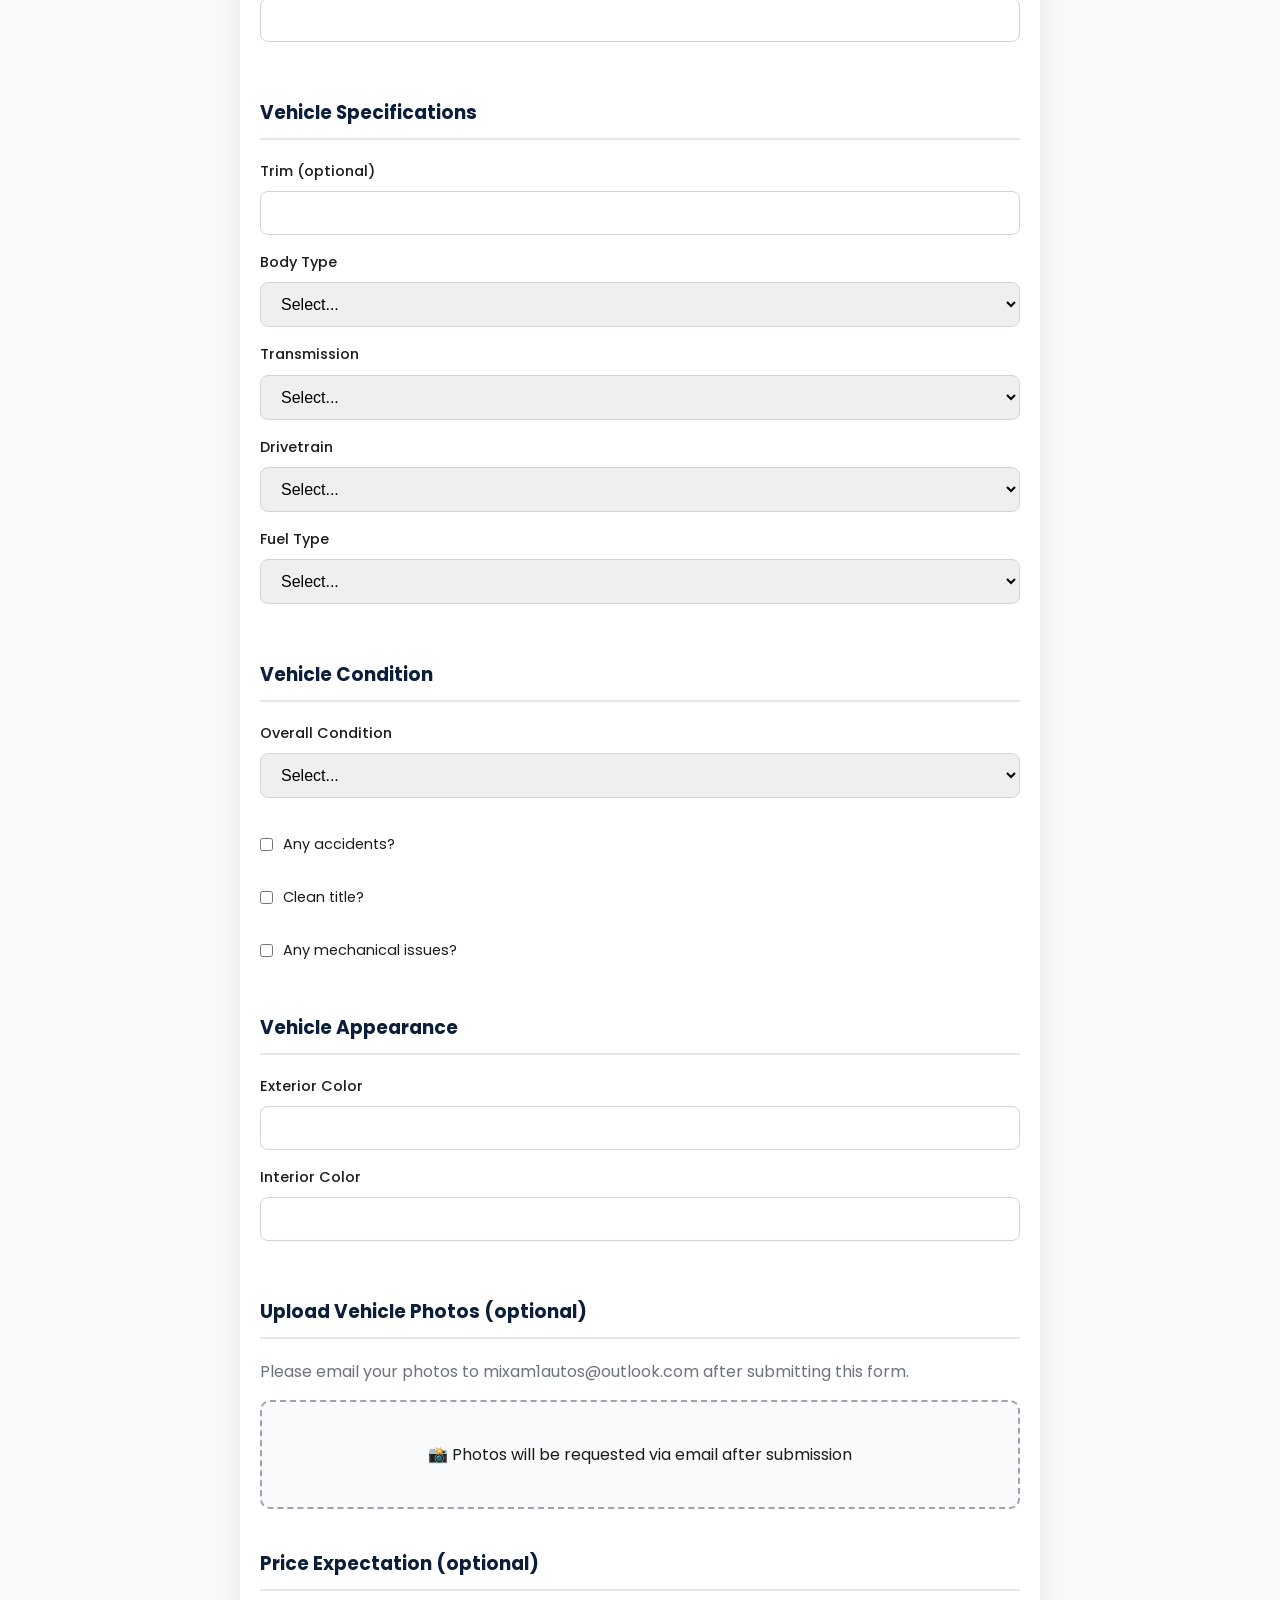
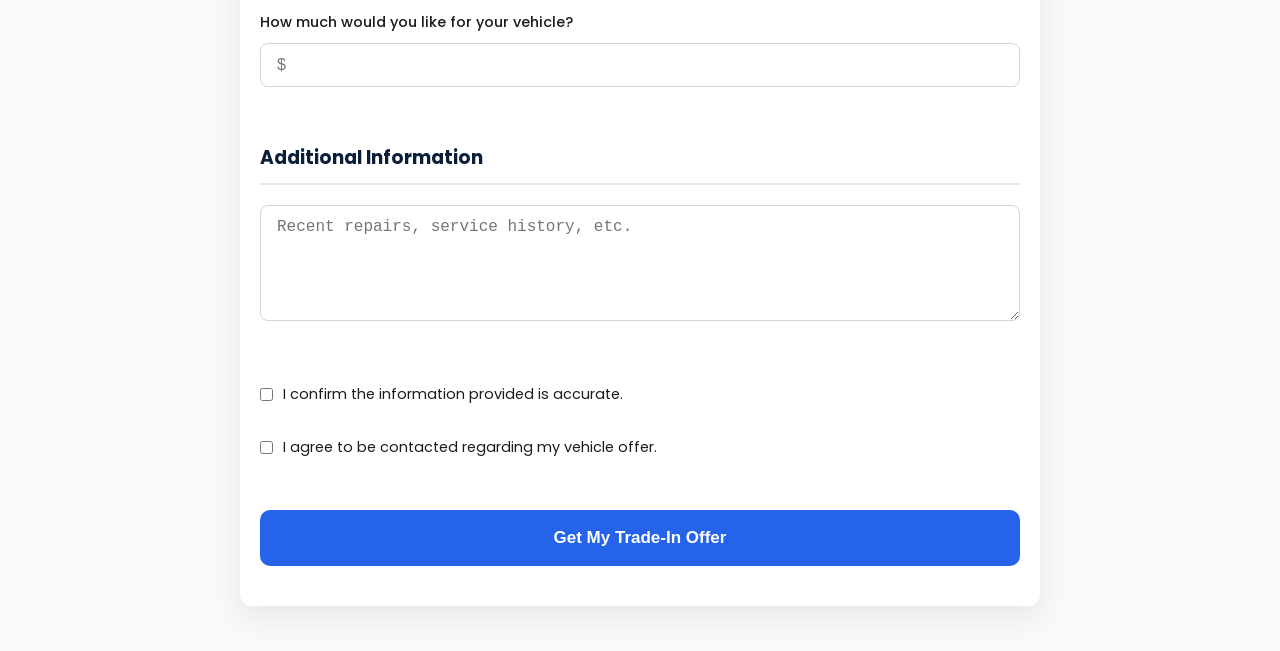
<file: trade-in.html>
<!DOCTYPE html>
<html lang="en">
<head>
  <meta charset="UTF-8" />
  <meta name="viewport" content="width=device-width, initial-scale=1.0"/>
  <title>Trade In Your Car - Mixam's Autos </title>
  <link rel="stylesheet" href="style.css"/>
  <link href="https://fonts.googleapis.com/css2?family=Poppins:wght@400;500;600;700&display=swap" rel="stylesheet"/>
  <style>
    body { font-family: 'Poppins', sans-serif; background: #f8f9fa; color: #1C1C1C; line-height: 1.6; }
    .trade-page {
      max-width: 800px;
      margin: 40px auto;
      padding: 40px 20px;
      background: white;
      border-radius: 12px;
      box-shadow: 0 10px 30px rgba(0,0,0,0.08);
    }
    h1 { text-align: center; margin-bottom: 10px; color: #0B1F3B; }
    .subtitle { text-align: center; color: #555; margin-bottom: 40px; }
    .form-section { margin-bottom: 40px; }
    .form-section h3 { margin-bottom: 20px; color: #0B1F3B; border-bottom: 2px solid #E5E7EB; padding-bottom: 10px; }
    label { display: block; margin-bottom: 8px; font-weight: 500; font-size: 14.5px; }
    input, select, textarea {
      width: 100%;
      padding: 12px 16px;
      border: 1px solid #D1D5DB;
      border-radius: 8px;
      font-size: 16px;
      margin-bottom: 16px;
    }
    .checkbox-group { margin: 20px 0; }
    .checkbox-group label { display: flex; align-items: flex-start; gap: 10px; font-weight: normal; line-height: 1.4; }
    input[type="checkbox"] { width: auto; accent-color: #2563EB; margin-top: 4px; }
    .btn {
      width: 100%;
      height: 56px;
      background: #2563EB;
      color: white;
      border: none;
      border-radius: 10px;
      font-size: 17px;
      font-weight: 600;
      cursor: pointer;
      margin-top: 20px;
    }
    .btn:hover { background: #1E40AF; }
    .upload-box {
      border: 2px dashed #9CA3AF;
      padding: 40px;
      text-align: center;
      border-radius: 10px;
      background: #F9FAFB;
      margin: 15px 0;
    }
    @media (max-width: 600px) {
      .trade-page { margin: 20px 10px; padding: 25px 15px; }
    }
  </style>
</head>
<body>
  <div class="trade-page">
    <h1>Trade In Your Car</h1>
    <p class="subtitle">Get a competitive offer for your vehicle. We make the process fast and easy.</p>

    <form action="https://formspree.io/f/xqegvzev" method="POST">
      <div class="form-section">
        <h3>Owner Contact Information</h3>
        <label>First Name</label>
        <input type="text" name="first_name" required>
        <label>Last Name</label>
        <input type="text" name="last_name" required>
        <label>Email Address</label>
        <input type="email" name="email" required>
        <label>Phone Number</label>
        <input type="tel" name="phone" required>
      </div>

      <div class="form-section">
        <h3>Address Information</h3>
        <label>Street Address</label>
        <input type="text" name="street" required>
        <label>City</label>
        <input type="text" name="city" required>
        <label>State</label>
        <input type="text" name="state" required>
        <label>ZIP Code</label>
        <input type="text" name="zip" required>
      </div>

      <div class="form-section">
        <h3>Vehicle Basic Information</h3>
        <label>Make</label>
        <input type="text" name="make" required>
        <label>Model</label>
        <input type="text" name="model" required>
        <label>Year</label>
        <input type="number" name="year" required>
        <label>Mileage</label>
        <input type="text" name="mileage" required>
        <label>VIN (optional)</label>
        <input type="text" name="vin">
      </div>

      <div class="form-section">
        <h3>Vehicle Specifications</h3>
        <label>Trim (optional)</label>
        <input type="text" name="trim">
        <label>Body Type</label>
        <select name="body_type" required>
          <option value="">Select...</option>
          <option value="SUV">SUV</option>
          <option value="Sedan">Sedan</option>
          <option value="Truck">Truck</option>
          <option value="Coupe">Coupe</option>
          <option value="Hatchback">Hatchback</option>
          <option value="Van">Van</option>
        </select>
        <label>Transmission</label>
        <select name="transmission" required>
          <option value="">Select...</option>
          <option value="Automatic">Automatic</option>
          <option value="Manual">Manual</option>
        </select>
        <label>Drivetrain</label>
        <select name="drivetrain" required>
          <option value="">Select...</option>
          <option value="FWD">FWD</option>
          <option value="RWD">RWD</option>
          <option value="AWD">AWD</option>
          <option value="4WD">4WD</option>
        </select>
        <label>Fuel Type</label>
        <select name="fuel_type" required>
          <option value="">Select...</option>
          <option value="Gasoline">Gasoline</option>
          <option value="Diesel">Diesel</option>
          <option value="Hybrid">Hybrid</option>
          <option value="Electric">Electric</option>
        </select>
      </div>

      <div class="form-section">
        <h3>Vehicle Condition</h3>
        <label>Overall Condition</label>
        <select name="condition" required>
          <option value="">Select...</option>
          <option value="Excellent">Excellent</option>
          <option value="Very Good">Very Good</option>
          <option value="Good">Good</option>
          <option value="Fair">Fair</option>
        </select>
        <div class="checkbox-group">
          <label><input type="checkbox" name="accidents"> Any accidents?</label>
        </div>
        <div class="checkbox-group">
          <label><input type="checkbox" name="clean_title"> Clean title?</label>
        </div>
        <div class="checkbox-group">
          <label><input type="checkbox" name="mechanical_issues"> Any mechanical issues?</label>
        </div>
      </div>

      <div class="form-section">
        <h3>Vehicle Appearance</h3>
        <label>Exterior Color</label>
        <input type="text" name="exterior_color">
        <label>Interior Color</label>
        <input type="text" name="interior_color">
      </div>

      <div class="form-section">
        <h3>Upload Vehicle Photos (optional)</h3>
        <p style="margin-bottom:15px; color:#6B7280;">Please email your photos to mixam1autos@outlook.com after submitting this form.</p>
        <div class="upload-box">
          <p>📸 Photos will be requested via email after submission</p>
        </div>
      </div>

      <div class="form-section">
        <h3>Price Expectation (optional)</h3>
        <label>How much would you like for your vehicle?</label>
        <input type="text" name="asking_price" placeholder="$">
      </div>

      <div class="form-section">
        <h3>Additional Information</h3>
        <textarea name="additional_info" rows="5" placeholder="Recent repairs, service history, etc."></textarea>
      </div>

      <div class="form-section">
        <div class="checkbox-group">
          <label><input type="checkbox" name="accurate_info" required> I confirm the information provided is accurate.</label>
        </div>
        <div class="checkbox-group">
          <label><input type="checkbox" name="agree_contact" required> I agree to be contacted regarding my vehicle offer.</label>
        </div>
      </div>

      <button type="submit" class="btn">Get My Trade-In Offer</button>
    </form>
  </div>
</body>
</html>
</file>
<file: style.css>
* {
  margin: 0;
  padding: 0;
  box-sizing: border-box;
}

body {
  font-family: 'Poppins', sans-serif;
  background: #f8f9fa;
  color: #1C1C1C;
  line-height: 1.6;
}

/* Header */
header {
  background: #0B1F3B;
  color: white;
  text-align: center;
  padding: 1.5rem 1rem;
  position: sticky;
  top: 0;
  z-index: 100;
  box-shadow: 0 2px 10px rgba(0,0,0,0.1);
}

header h1 {
  font-size: 28px;
  font-weight: 700;
  letter-spacing: 0.5px;
}

/* Hero */
.hero {
  background: linear-gradient(rgba(11, 31, 58, 0.82), rgba(31, 58, 95, 0.92)), 
              url('https://images.unsplash.com/photo-1609521263047-f8f205293f24') center/cover no-repeat fixed;
  color: white;
  padding: 120px 5% 90px;
  text-align: center;
  min-height: 100vh;
  display: flex;
  flex-direction: column;
  justify-content: center;
  position: relative;
}

.hero-content {
  animation: fadeInUp 1.6s cubic-bezier(0.23, 1, 0.32, 1) forwards;
}

@keyframes fadeInUp {
  from {
    opacity: 0;
    transform: translateY(60px);
  }
  to {
    opacity: 1;
    transform: translateY(0);
  }
}

.hero h1 {
  font-size: 48px;
  font-weight: 700;
  line-height: 1.1;
  margin-bottom: 18px;
}

.hero .subtitle {
  font-size: 18px;
  color: #D1D5DB;
  max-width: 560px;
  margin: 0 auto 42px;
  line-height: 1.5;
}

.hero-buttons {
  display: flex;
  gap: 16px;
  justify-content: center;
  flex-wrap: wrap;
}

.btn {
  height: 56px;
  padding: 0 34px;
  border-radius: 10px;
  font-size: 16.5px;
  font-weight: 600;
  display: flex;
  align-items: center;
  justify-content: center;
  text-decoration: none;
  min-width: 210px;
  transition: all 0.4s cubic-bezier(0.23, 1, 0.32, 1);
}

.btn-primary {
  background: #2563EB;
  color: white;
  box-shadow: 0 8px 25px rgba(37,99,235,0.35);
}

.btn-primary:hover {
  background: #1E40AF;
  transform: translateY(-5px) scale(1.04);
}

.btn-secondary {
  background: transparent;
  color: white;
  border: 2px solid #9CA3AF;
}

.btn-secondary:hover {
  background: rgba(255,255,255,0.12);
  transform: translateY(-3px);
  border-color: #D1D5DB;
}

/* Inventory Section */
.filters {
  padding: 60px 5% 40px;
  background: white;
  text-align: center;
}

.filter-controls {
  margin-bottom: 30px;
}

.car-grid {
  display: grid;
  grid-template-columns: repeat(auto-fill, minmax(320px, 1fr));
  gap: 24px;
  padding: 0 5% 80px;
  background: white;
  max-width: 1400px;
  margin: 0 auto;
}

/* 3D Card Animation */
.car-card {
  background: white;
  border-radius: 12px;
  overflow: hidden;
  box-shadow: 0 8px 25px rgba(0,0,0,0.08);
  transition: all 0.5s cubic-bezier(0.23, 1, 0.32, 1);
  perspective: 1200px;
  position: relative;
}

.car-card:hover {
  transform: translateY(-12px) rotateX(8deg) rotateY(8deg);
  box-shadow: 0 20px 40px rgba(0,0,0,0.15);
}

.car-card img {
  width: 100%;
  height: 220px;
  object-fit: cover;
  transition: transform 0.6s ease;
}

.car-card:hover img {
  transform: scale(1.06);
}

.car-info {
  padding: 1.5rem;
}

.car-info h3 {
  font-size: 1.35rem;
  margin-bottom: 0.6rem;
  color: #0B1F3B;
}

.price {
  font-size: 1.55rem;
  font-weight: 700;
  color: #2563EB;
  margin: 0.5rem 0;
}

.car-details {
  display: flex;
  justify-content: space-between;
  font-size: 0.95rem;
  color: #555;
  margin: 12px 0;
}

.car-desc {
  font-size: 0.95rem;
  color: #666;
  margin: 1rem 0;
  display: -webkit-box;
  -webkit-line-clamp: 3;
  -webkit-box-orient: vertical;
  overflow: hidden;
}

.btn-group {
  display: flex;
  gap: 12px;
  margin-top: 1rem;
}

.btn-small {
  flex: 1;
  padding: 12px;
  text-align: center;
  border-radius: 8px;
  font-weight: 500;
  text-decoration: none;
  font-size: 15px;
}

.btn-primary-small {
  background: #2563EB;
  color: white;
}

.btn-secondary-small {
  background: #f1f5f9;
  color: #0B1F3B;
  border: 1px solid #e2e8f0;
}

/* Footer */
footer {
  background: #0B1F3B;
  color: white;
  text-align: center;
  padding: 2rem 1rem;
  margin-top: 40px;
}

/* Mobile Responsive */
@media (max-width: 768px) {
  .hero h1 { font-size: 34px; }
  .hero { padding: 80px 5% 60px; min-height: auto; }
  .hero-buttons { flex-direction: column; align-items: center; }
  .btn { width: 100%; max-width: 300px; }
  .car-grid { grid-template-columns: 1fr; gap: 20px; padding: 0 5% 40px; }
}
</file>
